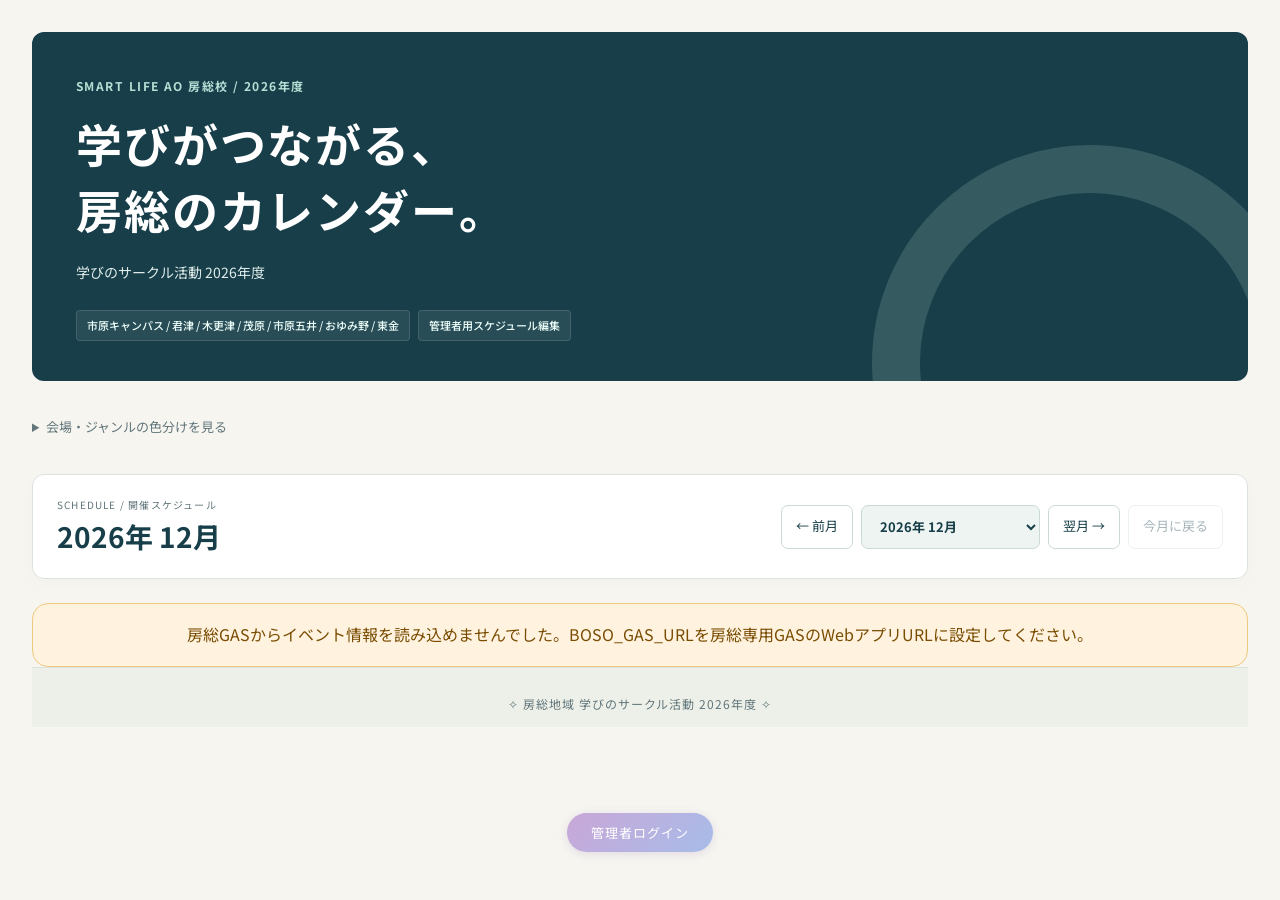
<file: index.html>
<!DOCTYPE html>
<!--
  SMART LIFE AO 房総校 管理画面カレンダー
  開発メモ:
  - スケジュール、予約、実績、資料アップロードは房総専用GASに保存します。
  - 北総用GAS URL、localStorageでのスケジュール保存、events.jsonの本番利用は復活させないでください。
  - GASを再デプロイした場合は、index.html と customer.html の BOSO_GAS_URL を同じURLに更新してください。
-->
<html lang="ja">
<head>
<meta charset="UTF-8">
<meta name="viewport" content="width=device-width, initial-scale=1.0">
<title>房総地域 2026年度 イベントカレンダー</title>
<link rel="preconnect" href="https://fonts.googleapis.com">
<link rel="preconnect" href="https://fonts.gstatic.com" crossorigin>
<link href="https://fonts.googleapis.com/css2?family=Noto+Sans+JP:wght@400;500;700&family=Space+Grotesk:wght@500;700&display=swap" rel="stylesheet">
<style>
:root {
    --bg: #f4fbf8;
    --bg-deep: #dcefe6;
    --panel: rgba(255, 255, 255, 0.82);
    --panel-strong: rgba(255, 255, 255, 0.94);
    --line: rgba(33, 77, 64, 0.12);
    --text: #17352d;
    --muted: #58766d;
    --heading: #123229;
    --accent: #10a37f;
    --accent-strong: #0b7a60;
    --accent-soft: #d8f3ec;
    --sea: #78c9d4;
    --sand: #f0dfc2;
    --sunset: #efb48f;
    --shadow: 0 22px 56px rgba(18, 50, 41, 0.12);
}
* { margin: 0; padding: 0; box-sizing: border-box; }
body {
    font-family: "Noto Sans JP", "Hiragino Sans", sans-serif;
    background:
        radial-gradient(circle at top left, rgba(120, 201, 212, 0.28), transparent 28%),
        radial-gradient(circle at top right, rgba(239, 180, 143, 0.22), transparent 26%),
        linear-gradient(180deg, #f8fffc 0%, #edf8f3 42%, #e8f3f0 100%);
    color: var(--text);
    line-height: 1.6;
    min-height: 100vh;
    position: relative;
}
body::before,
body::after {
    content: "";
    position: fixed;
    inset: auto;
    border-radius: 999px;
    pointer-events: none;
    z-index: 0;
    filter: blur(10px);
}
body::before {
    width: 320px;
    height: 320px;
    top: 90px;
    right: -120px;
    background: rgba(120, 201, 212, 0.16);
}
body::after {
    width: 260px;
    height: 260px;
    bottom: 80px;
    left: -80px;
    background: rgba(239, 180, 143, 0.14);
}
.container {
    position: relative;
    z-index: 1;
    max-width: 1360px;
    margin: 0 auto;
    padding: 28px 22px 40px;
}
.hero {
    position: relative;
    overflow: hidden;
    background:
        linear-gradient(135deg, rgba(8, 36, 29, 0.96) 0%, rgba(14, 70, 56, 0.92) 58%, rgba(33, 115, 96, 0.9) 100%);
    color: #f5fffb;
    padding: 34px 34px 30px;
    border-radius: 30px;
    margin-bottom: 20px;
    box-shadow: var(--shadow);
    border: 1px solid rgba(255, 255, 255, 0.08);
}
.hero::before {
    content: "";
    position: absolute;
    inset: -20% auto auto 58%;
    width: 320px;
    height: 320px;
    background: radial-gradient(circle, rgba(120, 201, 212, 0.28), transparent 68%);
}
.hero::after {
    content: "";
    position: absolute;
    inset: auto auto -110px -80px;
    width: 280px;
    height: 280px;
    background: radial-gradient(circle, rgba(240, 223, 194, 0.18), transparent 72%);
}
.hero-kicker {
    position: relative;
    display: inline-flex;
    align-items: center;
    gap: 8px;
    padding: 8px 14px;
    border-radius: 999px;
    margin-bottom: 18px;
    background: rgba(255, 255, 255, 0.1);
    border: 1px solid rgba(255, 255, 255, 0.14);
    color: #d8fef5;
    font-size: 12px;
    font-weight: 700;
    letter-spacing: 0.08em;
    text-transform: uppercase;
    backdrop-filter: blur(12px);
}
.hero h1 {
    position: relative;
    font-family: "Space Grotesk", "Noto Sans JP", sans-serif;
    font-size: clamp(34px, 5vw, 56px);
    line-height: 1.02;
    letter-spacing: -0.03em;
    margin-bottom: 14px;
    color: #f7fffc;
}
.hero p {
    position: relative;
    max-width: 720px;
    font-size: 15px;
    color: rgba(240, 255, 249, 0.84);
}
.hero-meta {
    position: relative;
    display: flex;
    flex-wrap: wrap;
    gap: 10px;
    margin-top: 20px;
}
.hero-pill {
    display: inline-flex;
    align-items: center;
    gap: 8px;
    padding: 10px 14px;
    border-radius: 14px;
    background: rgba(255, 255, 255, 0.08);
    border: 1px solid rgba(255, 255, 255, 0.12);
    color: #edfffa;
    font-size: 12px;
    font-weight: 500;
    backdrop-filter: blur(10px);
}
.legend {
    display: flex;
    flex-wrap: wrap;
    gap: 12px 18px;
    align-items: center;
    margin-bottom: 16px;
    padding: 18px 20px;
    background: var(--panel);
    backdrop-filter: blur(16px);
    border: 1px solid var(--line);
    border-radius: 22px;
    box-shadow: 0 12px 30px rgba(19, 52, 43, 0.08);
}
.legend-item {
    display: flex;
    align-items: center;
    gap: 8px;
    font-size: 12px;
    color: var(--muted);
    font-weight: 600;
}
.legend-dot {
    width: 24px;
    height: 10px;
    border-radius: 999px;
}
.month-nav {
    position: sticky;
    top: 12px;
    z-index: 5;
    display: flex;
    justify-content: center;
    gap: 10px;
    margin-bottom: 20px;
    flex-wrap: wrap;
    padding: 10px;
    border-radius: 22px;
    background: rgba(244, 251, 248, 0.74);
    backdrop-filter: blur(16px);
}
.month-btn {
    padding: 11px 18px;
    min-width: 100px;
    border: 1px solid rgba(16, 163, 127, 0.12);
    border-radius: 18px;
    background: rgba(255, 255, 255, 0.76);
    color: var(--muted);
    cursor: pointer;
    font-family: "Space Grotesk", "Noto Sans JP", sans-serif;
    font-size: 12px;
    font-weight: 700;
    transition: all 0.24s ease;
    display: flex;
    flex-direction: column;
    align-items: center;
    gap: 1px;
    box-shadow: 0 8px 18px rgba(16, 52, 43, 0.05);
}
.month-btn .month-en { font-size: 13px; letter-spacing: 0.02em; }
.month-btn .month-ja {
    font-family: "Noto Sans JP", sans-serif;
    font-size: 10px;
    opacity: 0.68;
}
.month-btn:hover {
    transform: translateY(-2px);
    border-color: rgba(16, 163, 127, 0.25);
    color: var(--heading);
}
.month-btn.active {
    background: linear-gradient(135deg, #123229 0%, #10a37f 100%);
    color: #f5fffb;
    border-color: transparent;
    box-shadow: 0 14px 26px rgba(16, 163, 127, 0.24);
}
.calendar-section { display: none; margin-bottom: 30px; }
.calendar-section.active { display: block; animation: fadeIn 0.35s ease; }
@keyframes fadeIn {
    from { opacity: 0; transform: translateY(10px); }
    to { opacity: 1; transform: translateY(0); }
}
.calendar-title {
    text-align: center;
    margin-bottom: 16px;
    display: flex;
    flex-direction: column;
    align-items: center;
}
.cal-month-en {
    font-family: "Space Grotesk", sans-serif;
    font-size: 36px;
    font-weight: 700;
    color: var(--heading);
    letter-spacing: -0.04em;
    line-height: 1;
}
.cal-month-ja {
    font-size: 12px;
    color: var(--muted);
    letter-spacing: 0.12em;
    text-transform: uppercase;
    margin-top: 6px;
}
.calendar-grid {
    display: grid;
    grid-template-columns: repeat(7, 1fr);
    gap: 1px;
    padding: 1px;
    background: rgba(19, 52, 43, 0.08);
    border-radius: 26px;
    overflow: hidden;
    border: 1px solid rgba(19, 52, 43, 0.08);
    box-shadow: 0 18px 44px rgba(19, 52, 43, 0.08);
}
.day-header {
    background: rgba(248, 253, 251, 0.9);
    color: #5a7b71;
    text-align: center;
    padding: 11px 5px;
    font-size: 11px;
    font-weight: 700;
    letter-spacing: 0.16em;
}
.day-header.sun { color: #c56d57; background: rgba(255, 246, 241, 0.92); }
.day-header.sat { color: #2f7c90; background: rgba(240, 251, 255, 0.92); }
.day-cell {
    background: rgba(255, 255, 255, 0.92);
    min-height: 168px;
    padding: 8px 6px;
    transition: background 0.2s, transform 0.2s;
}
.day-cell:hover {
    background: #ffffff;
}
.day-cell.empty {
    background: rgba(243, 250, 247, 0.82);
    min-height: 56px;
}
.day-cell.sun-bg { background: linear-gradient(180deg, rgba(255, 248, 245, 0.96), rgba(255, 255, 255, 0.92)); }
.day-cell.sat-bg { background: linear-gradient(180deg, rgba(243, 252, 255, 0.96), rgba(255, 255, 255, 0.92)); }
.day-number {
    font-family: "Space Grotesk", sans-serif;
    font-size: 14px;
    font-weight: 700;
    color: #6f8b83;
    margin-bottom: 6px;
    text-align: right;
    padding-right: 4px;
}
.day-cell.sun-bg .day-number { color: #c56d57; }
.day-cell.sat-bg .day-number { color: #2f7c90; }
.event-chip {
    display: flex;
    align-items: flex-start;
    gap: 5px;
    padding: 7px 8px;
    margin-bottom: 5px;
    border-radius: 12px;
    font-size: 11px;
    line-height: 1.42;
    text-decoration: none;
    cursor: pointer;
    transition: transform 0.16s ease, box-shadow 0.16s ease;
    border: 1px solid transparent;
}
.event-chip:hover {
    transform: translateY(-1px);
    box-shadow: 0 8px 16px rgba(19, 52, 43, 0.08);
}
.chip-icon { flex-shrink: 0; font-size: 11px; margin-top: 1px; }
.chip-text { word-break: break-word; }
.chip-venue { font-size: 8px; opacity: 0.7; margin-left: 2px; }
.chip-reserve {
    display: inline-block;
    font-family: "Space Grotesk", sans-serif;
    font-size: 9px;
    font-weight: 700;
    color: #fff;
    background: var(--accent);
    padding: 1px 6px;
    border-radius: 999px;
    margin-left: 4px;
    white-space: nowrap;
}
.event-chip.tomisato { background: #fdf4ea; border-color: rgba(233, 168, 103, 0.28); }
.event-chip.narita { background: #ecf8fb; border-color: rgba(74, 165, 186, 0.24); }
.event-chip.kamagaya { background: #edf8f1; border-color: rgba(93, 163, 122, 0.22); }
.event-chip.chibant { background: #f2f7ff; border-color: rgba(96, 131, 196, 0.22); }
.event-chip.mobara { background: #f5effb; border-color: rgba(154, 117, 200, 0.24); }
.event-chip.goi { background: #fff4f4; border-color: rgba(215, 120, 120, 0.24); }
.event-chip.togane { background: #f3f7e8; border-color: rgba(154, 170, 77, 0.24); }
.event-chip.other { background: #f3f7f6; border-color: rgba(88, 118, 109, 0.16); }
.event-chip.genre-ai { color: #0b6d8a; }
.event-chip.genre-security { color: #9c3f37; }
.event-chip.genre-business { color: #2d7d4c; }
.event-chip.genre-photo { color: #a56a1f; }
.event-chip.genre-esports { color: #6c46b3; }
.event-chip.seminar {
    font-weight: 700;
    padding: 7px 12px;
    border-width: 1px;
    box-shadow: inset 0 1px 0 rgba(255, 255, 255, 0.5);
}
.event-chip.seminar.tomisato { background: linear-gradient(135deg, #fff6ec, #fbe8cf); color: #8c5820; }
.event-chip.seminar.narita { background: linear-gradient(135deg, #eef9fc, #dff3f8); color: #2d6f81; }
.event-chip.seminar.kamagaya { background: linear-gradient(135deg, #f1fbf3, #dff1e5); color: #2d7246; }
.event-chip.seminar.chibant { background: linear-gradient(135deg, #f3f7ff, #e4ecfb); color: #385f9c; }
.event-chip.seminar.mobara { background: linear-gradient(135deg, #f8f1ff, #eadcf8); color: #684091; }
.event-chip.seminar.goi { background: linear-gradient(135deg, #fff4f4, #f9dfdf); color: #984b4b; }
.event-chip.seminar.togane { background: linear-gradient(135deg, #f6fae9, #e8efcc); color: #69752d; }
.modal-overlay {
    display: none;
    position: fixed;
    inset: 0;
    background: rgba(7, 30, 24, 0.38);
    backdrop-filter: blur(10px);
    z-index: 1000;
    justify-content: center;
    align-items: center;
}
.modal-overlay.show { display: flex; }
.modal {
    background: rgba(255, 255, 255, 0.97);
    border-radius: 26px;
    padding: 28px;
    max-width: 580px;
    width: min(92vw, 580px);
    max-height: 84vh;
    overflow-y: auto;
    position: relative;
    box-shadow: 0 24px 60px rgba(14, 46, 38, 0.24);
    border: 1px solid rgba(19, 52, 43, 0.08);
    animation: modalIn 0.25s ease;
}
@keyframes modalIn {
    from { opacity: 0; transform: scale(0.97) translateY(10px); }
    to { opacity: 1; transform: scale(1) translateY(0); }
}
.modal-close {
    position: absolute;
    top: 16px;
    right: 18px;
    font-size: 22px;
    cursor: pointer;
    color: #7c968f;
    background: none;
    border: none;
    width: 36px;
    height: 36px;
    border-radius: 50%;
    display: flex;
    align-items: center;
    justify-content: center;
    transition: all 0.2s;
}
.modal-close:hover { background: #eef7f3; color: var(--heading); }
.modal h2 {
    font-size: 18px;
    color: var(--heading);
    margin-bottom: 8px;
    padding-right: 35px;
    line-height: 1.45;
    font-weight: 700;
}
.modal-circle {
    font-size: 13px;
    color: var(--muted);
    margin-bottom: 16px;
    font-weight: 500;
}
.modal-meta {
    display: grid;
    grid-template-columns: 1fr 1fr;
    gap: 10px;
    background: linear-gradient(135deg, #f5fcf8, #edf7f3);
    padding: 16px;
    border-radius: 18px;
    margin-bottom: 18px;
    border: 1px solid rgba(16, 163, 127, 0.08);
}
.modal-meta > div { display: flex; flex-direction: column; gap: 2px; }
.meta-label {
    font-size: 10px;
    color: #759087;
    font-weight: 700;
    letter-spacing: 0.08em;
}
.meta-value {
    font-size: 14px;
    color: var(--heading);
    font-weight: 500;
}
.modal-links { display: flex; gap: 10px; margin-top: 5px; }
.modal-links a {
    display: inline-flex;
    align-items: center;
    gap: 6px;
    padding: 12px 22px;
    border-radius: 14px;
    text-decoration: none;
    font-weight: 700;
    font-size: 13px;
    transition: all 0.2s;
    flex: 1;
    justify-content: center;
}
.modal-links a:hover { transform: translateY(-1px); box-shadow: 0 8px 18px rgba(19, 52, 43, 0.08); }
.btn-report { background: linear-gradient(135deg, #eff8f4, #dff2eb); color: #196852; }
.btn-pres { background: linear-gradient(135deg, #fff5ea, #f9e6d0); color: #9b622a; }
.report-form {
    margin-top: 18px;
    border-top: 1px solid rgba(19, 52, 43, 0.08);
    padding-top: 16px;
}
.report-form h3 {
    font-size: 14px;
    color: var(--heading);
    margin-bottom: 12px;
    font-weight: 700;
}
.form-row { display: grid; grid-template-columns: 1fr 1fr; gap: 10px; margin-bottom: 10px; }
.form-row.full { grid-template-columns: 1fr; }
.form-group label {
    display: block;
    font-size: 11px;
    color: var(--muted);
    font-weight: 700;
    margin-bottom: 4px;
}
.form-group input,
.form-group textarea {
    width: 100%;
    padding: 10px 12px;
    border: 1px solid rgba(19, 52, 43, 0.12);
    border-radius: 12px;
    font-size: 13px;
    color: var(--text);
    font-family: inherit;
    transition: border-color 0.2s, box-shadow 0.2s;
    background: #fbfefd;
}
.form-group input:focus,
.form-group textarea:focus {
    outline: none;
    border-color: rgba(16, 163, 127, 0.45);
    box-shadow: 0 0 0 4px rgba(16, 163, 127, 0.1);
}
.form-group textarea { resize: vertical; min-height: 60px; }
.form-group input::placeholder,
.form-group textarea::placeholder {
    color: #91a8a1;
    font-size: 12px;
}
.btn-submit {
    display: block;
    width: 100%;
    padding: 12px;
    margin-top: 14px;
    background: linear-gradient(135deg, #123229, #10a37f);
    color: white;
    border: none;
    border-radius: 14px;
    font-size: 14px;
    font-weight: 700;
    font-family: inherit;
    cursor: pointer;
    transition: all 0.2s;
}
.btn-submit:hover { transform: translateY(-1px); box-shadow: 0 10px 18px rgba(16, 163, 127, 0.22); }
.btn-submit:disabled { opacity: 0.5; cursor: not-allowed; transform: none; box-shadow: none; }
.form-message {
    text-align: center;
    padding: 10px;
    border-radius: 10px;
    margin-top: 10px;
    font-size: 13px;
    font-weight: 600;
    display: none;
}
.form-message.success { display: block; background: #eaf8f0; color: #246847; }
.form-message.error { display: block; background: #fff2ef; color: #b64f43; }
.btn-toggle-form {
    display: block;
    width: 100%;
    padding: 11px 12px;
    margin-top: 12px;
    background: linear-gradient(135deg, #f3fbf7, #e8f5ef);
    color: var(--heading);
    border: 1px solid rgba(19, 52, 43, 0.1);
    border-radius: 14px;
    font-size: 13px;
    font-weight: 700;
    font-family: inherit;
    cursor: pointer;
    transition: all 0.2s;
}
.btn-toggle-form:hover { background: linear-gradient(135deg, #edf9f4, #dff2ea); }
.google-form-link {
    display: block;
    text-align: center;
    margin-top: 10px;
    font-size: 11px;
    color: #759087;
}
.google-form-link a { color: var(--accent-strong); text-decoration: underline; }
.upload-section { margin-top: 14px; }
.btn-upload-label {
    display: flex;
    align-items: center;
    justify-content: center;
    gap: 6px;
    width: 100%;
    padding: 12px;
    margin-top: 8px;
    background: linear-gradient(135deg, #fff8ef, #f8ead5);
    color: #91602e;
    border: 1px dashed rgba(145, 96, 46, 0.28);
    border-radius: 14px;
    font-size: 13px;
    font-weight: 700;
    font-family: inherit;
    cursor: pointer;
    transition: all 0.2s;
}
.btn-upload-label:hover { transform: translateY(-1px); box-shadow: 0 8px 18px rgba(145, 96, 46, 0.12); }
.upload-progress {
    margin-top: 8px;
    font-size: 12px;
    color: var(--muted);
    text-align: center;
    display: none;
}
.upload-progress.show { display: block; }
.upload-success {
    color: #246847;
    background: #eaf8f0;
    padding: 8px 12px;
    border-radius: 10px;
    font-size: 12px;
    margin-top: 8px;
    display: none;
    text-align: center;
}
.upload-success.show { display: block; }
.footer {
    text-align: center;
    padding: 26px 18px 14px;
    color: #6e877f;
    font-size: 12px;
    letter-spacing: 0.08em;
}
@media (max-width: 900px) {
    .container { padding: 18px 12px 28px; }
    .hero { padding: 24px 18px 22px; border-radius: 24px; }
    .hero h1 { font-size: 30px; }
    .hero p { font-size: 14px; }
    .legend { padding: 14px; gap: 10px 14px; }
    .month-nav { top: 8px; padding: 8px; }
    .month-btn { min-width: 86px; padding: 10px 12px; }
    .calendar-grid { border-radius: 18px; }
    .day-cell { min-height: 92px; padding: 4px; }
    .event-chip { font-size: 8px; padding: 3px 4px; border-radius: 8px; }
    .chip-icon { font-size: 9px; }
    .day-number { font-size: 12px; }
    .modal { padding: 22px 16px; width: 94vw; }
    .modal-meta,
    .form-row { grid-template-columns: 1fr; }
    .modal-links { flex-direction: column; }
}
</style>
<link rel="stylesheet" href="calendar-design.css">
<script src="month-navigation.js"></script>
</head>
<!-- Google tag (gtag.js) -->
<script async src="https://www.googletagmanager.com/gtag/js?id=G-ZD6PC66M41"></script>
<script>
  window.dataLayer = window.dataLayer || [];
  function gtag(){dataLayer.push(arguments);}
  gtag('js', new Date());

  gtag('config', 'G-ZD6PC66M41');
</script>
<body>
<div class="container">
    <div class="hero">
        <div class="hero-kicker">SMART LIFE AO 房総校 / 2026年度</div>
        <h1>学びがつながる、<br>房総のカレンダー。</h1>
        <p>&#x5B66;&#x3073;&#x306E;&#x30B5;&#x30FC;&#x30AF;&#x30EB;&#x6D3B;&#x52D5; 2026&#x5E74;&#x5EA6;</p>
        <div class="hero-meta">
            <div class="hero-pill">市原キャンパス / 君津 / 木更津 / 茂原 / 市原五井 / おゆみ野 / 東金</div>
            <div class="hero-pill">管理者用スケジュール編集</div>
        </div>
    </div>

    <details class="legend-details"><summary>会場・ジャンルの色分けを見る</summary><div class="legend">
        <div class="legend-item" style="margin-right:8px;font-weight:600;color:#9a8aaa;">&#x2591; &#x80CC;&#x666F;=&#x4F1A;&#x5834;</div>
        <div class="legend-item"><div class="legend-dot" style="background:#ecf8fb;border:1px solid #4aa5ba;"></div>&#x1F30A; 市原キャンパス</div>
        <div class="legend-item"><div class="legend-dot" style="background:#fdf4ea;border:1px solid #e9a867;"></div>君津</div>
        <div class="legend-item"><div class="legend-dot" style="background:#edf8f1;border:1px solid #5da37a;"></div>木更津</div>
        <div class="legend-item"><div class="legend-dot" style="background:#f5effb;border:1px solid #9a75c8;"></div>茂原</div>
        <div class="legend-item"><div class="legend-dot" style="background:#fff4f4;border:1px solid #d77878;"></div>市原五井</div>
        <div class="legend-item"><div class="legend-dot" style="background:#f2f7ff;border:1px solid #6083c4;"></div>おゆみ野</div>
        <div class="legend-item"><div class="legend-dot" style="background:#f3f7e8;border:1px solid #9aaa4d;"></div>東金</div>
        <div style="width:1px;height:20px;background:#e0d8e8;margin:0 6px;"></div>
        <div class="legend-item" style="margin-right:8px;font-weight:600;color:#9a8aaa;">A &#x6587;&#x5B57;=&#x30B8;&#x30E3;&#x30F3;&#x30EB;</div>
        <div class="legend-item"><span style="color:#2868a8;font-weight:700;">&#x25CF;</span> AI&#x304F;&#x3089;&#x3057;&#x6D3B;&#x7528;</div>
        <div class="legend-item"><span style="color:#b83838;font-weight:700;">&#x25CF;</span> &#x30C7;&#x30B8;&#x30BF;&#x30EB;&#x5B89;&#x5168;</div>
        <div class="legend-item"><span style="color:#1a7a40;font-weight:700;">&#x25CF;</span> &#x5546;&#x5E97;&#x4E3B;&#x30FB;&#x4E8B;&#x696D;&#x4E3B;</div>
        <div class="legend-item"><span style="color:#b87818;font-weight:700;">&#x25CF;</span> &#x5199;&#x771F;&#x30E1;&#x30C7;&#x30A3;&#x30A2;</div>
        <div class="legend-item"><span style="color:#7838a8;font-weight:700;">&#x25CF;</span> E-Sports</div>
        <div style="width:1px;height:20px;background:#e0d8e8;margin:0 6px;"></div>
        <div class="legend-item"><div class="legend-dot" style="background:linear-gradient(135deg,#fef9e7,#fdf2d0);border:2px solid #d4a017;"></div>⭐ セミナー・体験会</div>
    </div>

    </details>
    <div class="month-nav" id="monthNav" aria-label="表示する月"></div>
    <div id="calendars"></div>
    <div class="footer"><p>&#x2727; &#x623F;&#x7DCF;&#x5730;&#x57DF; &#x5B66;&#x3073;&#x306E;&#x30B5;&#x30FC;&#x30AF;&#x30EB;&#x6D3B;&#x52D5; 2026&#x5E74;&#x5EA6; &#x2727;</p></div>
</div>

<div class="modal-overlay" id="modal" onclick="if(event.target===this)closeModal()">
    <div class="modal">
        <button class="modal-close" onclick="closeModal()">&times;</button>
        <h2 id="modalTitle"></h2>
        <div class="modal-circle" id="modalCircle"></div>
        <div class="modal-meta" id="modalMeta"></div>
        <div class="modal-links" id="modalLinks"></div>
        <div id="reportResult" style="background:linear-gradient(135deg,#f3eef6,#ede5f2);padding:14px 16px;border-radius:14px;margin-top:14px;font-size:13px;color:#6a5a80;display:none;border:1.5px solid #e4d8ee;">
            <div style="font-size:12px;color:#8a70a8;margin-bottom:8px;font-weight:600;">✅ 実績報告済み</div>
            <div id="reportResultContent"></div>
        </div>
        <div class="upload-section">
            <label class="btn-upload-label" for="fileUpload">📎 プレゼン資料をアップロード</label>
            <input type="file" id="fileUpload" accept=".pdf,.pptx,.ppt,.key" style="display:none;" onchange="uploadPresentation(this)">
            <div class="upload-progress" id="uploadProgress">📤 アップロード中...</div>
            <div class="upload-success" id="uploadSuccess"></div>
        </div>
        <button class="btn-toggle-form" onclick="toggleReserveForm()" style="background:linear-gradient(135deg,#e8f5e9,#e0f0e4);color:#4a8a60;border-color:#c0e0c8;">📋 参加予約を入力する</button>
        <div class="report-form" id="reserveForm" style="display:none;">
            <h3 style="color:#4a8a60;">&#x1F4CB; 参加予約</h3>
            <div id="currentTotal" style="background:linear-gradient(135deg,#e8f5e9,#f1f8f2);padding:12px 16px;border-radius:12px;margin-bottom:12px;font-size:13px;color:#4a8a60;display:none;">
                <div style="font-size:11px;color:#80a890;margin-bottom:4px;">現在の合計</div>
                <span id="totalGroupsDisplay">-</span>組 / <span id="totalPeopleDisplay">-</span>人
                <div id="reserverNames" style="margin-top:6px;padding-top:6px;border-top:1px dashed #c0e0c8;display:none;">
                    <div style="font-size:11px;color:#80a890;margin-bottom:4px;">予約プランナー</div>
                    <div id="reserverNamesList" style="font-size:12px;line-height:1.6;"></div>
                </div>
                <div id="afterTotal" style="margin-top:6px;padding-top:6px;border-top:1px dashed #c0e0c8;display:none;">
                    <div style="font-size:11px;color:#80a890;margin-bottom:4px;">→ 送信後の合計</div>
                    <strong><span id="afterGroupsDisplay">-</span>組 / <span id="afterPeopleDisplay">-</span>人</strong>
                </div>
            </div>
            <div class="form-row full">
                <div class="form-group">
                    <label>プランナー名</label>
                    <input type="text" id="rPlannerName" placeholder="あなたの名前を入力">
                </div>
            </div>
            <div class="form-row">
                <div class="form-group">
                    <label>参加予定組数</label>
                    <input type="number" id="rGroupCount" placeholder="0">
                </div>
                <div class="form-group">
                    <label>参加予定人数</label>
                    <input type="number" id="rParticipantCount" placeholder="0">
                </div>
            </div>
            <div class="form-row full">
                <div class="form-group">
                    <label>見込みアセット</label>
                    <input type="text" id="rAsset" placeholder="見込みアセットを入力">
                </div>
            </div>
            <button class="btn-submit" id="btnReserve" onclick="submitReserve()" style="background:linear-gradient(135deg,#80c8a0,#60b888);">&#x9001;&#x4FE1;&#x3059;&#x308B;</button>
            <div class="form-message" id="reserveMessage"></div>
        </div>
        <button class="btn-toggle-form" onclick="toggleForm()">&#x1F4DD; &#x5B9F;&#x7E3E;&#x5831;&#x544A;&#x3092;&#x5165;&#x529B;&#x3059;&#x308B;</button>
        <div class="report-form" id="reportForm" style="display:none;">
            <h3>📋 実績報告</h3>
            <div class="form-row">
                <div class="form-group">
                    <label>参加組数</label>
                    <input type="number" id="fGroupCount" placeholder="0">
                </div>
                <div class="form-group">
                    <label>参加人数</label>
                    <input type="number" id="fParticipantCount" placeholder="0">
                </div>
            </div>
            <div class="form-row">
                <div class="form-group">
                    <label>VC件数</label>
                    <input type="number" id="fVcCount" placeholder="0">
                </div>
                <div class="form-group">
                    <label>アセット実績数</label>
                    <input type="number" id="fAssetCount" placeholder="0">
                </div>
            </div>
            <div class="form-row">
                <div class="form-group">
                    <label>うちPC数</label>
                    <input type="number" id="fPcCount" placeholder="0">
                </div>
                <div class="form-group">
                    <label>うちiPhone数</label>
                    <input type="number" id="fIphoneCount" placeholder="0">
                </div>
            </div>
            <div class="form-row">
                <div class="form-group">
                    <label>その他数</label>
                    <input type="number" id="fOtherCount" placeholder="0">
                </div>
                <div class="form-group"></div>
            </div>
            <div class="form-row full">
                <div class="form-group">
                    <label>課題</label>
                    <textarea id="fIssues" placeholder="課題を入力"></textarea>
                </div>
            </div>
            <div class="form-row full">
                <div class="form-group">
                    <label>対策</label>
                    <textarea id="fMeasures" placeholder="対策を入力"></textarea>
                </div>
            </div>
            <div class="form-row">
                <div class="form-group">
                    <label>講師名</label>
                    <input type="text" id="fInstructor" placeholder="講師名">
                </div>
                <div class="form-group">
                    <label>プランナー数</label>
                    <input type="number" id="fPlannerCount" placeholder="0">
                </div>
            </div>
            <div class="form-row">
                <div class="form-group">
                    <label>人件費</label>
                    <input type="number" id="fPlannerCost" placeholder="0">
                </div>
                <div class="form-group">
                    <label>その他開催費</label>
                    <input type="number" id="fOtherCost" placeholder="0">
                </div>
            </div>
            <button class="btn-submit" id="btnSubmit" onclick="submitReport()">送信する</button>
            <div class="form-message" id="formMessage"></div>
        </div>

        <!-- 予約・実績を修正（一番下） -->
        <div id="myFixPanel" style="margin-top:14px;">
            <button class="btn-toggle-form" onclick="toggleMyFix()" style="background:linear-gradient(135deg,#fff3e0,#fff8ee);color:#e65100;border-color:#ffe0b2;">🔧 予約・実績を修正する</button>
            <div id="myFixInner" style="display:none;margin-top:10px;">
                <div id="myNameInputArea" style="margin-bottom:12px;display:none;">
                    <label style="font-size:12px;color:#a090b0;display:block;margin-bottom:4px;">あなたの名前を入力してください</label>
                    <div style="display:flex;gap:8px;">
                        <input type="text" id="myFixName" placeholder="例：佐藤" style="flex:1;padding:10px 12px;border:1.5px solid #e0d8e8;border-radius:12px;font-size:15px;font-family:inherit;background:#faf8fc;">
                        <button onclick="loadMyRecords()" style="padding:10px 18px;background:linear-gradient(135deg,#c9a7d8,#a7bce8);color:#fff;border:none;border-radius:12px;font-size:14px;cursor:pointer;font-family:inherit;font-weight:700;">表示</button>
                    </div>
                </div>
                <div style="background:linear-gradient(135deg,#fff3e0,#fff8ee);border:1.5px solid #ffe0b2;border-radius:14px;padding:14px;margin-bottom:10px;">
                    <div style="font-size:13px;font-weight:700;color:#e65100;margin-bottom:8px;">📋 予約データ</div>
                    <div id="adminReserveList" style="max-height:250px;overflow-y:auto;"></div>
                </div>
                <div style="background:linear-gradient(135deg,#f3eef6,#ede5f2);border:1.5px solid #e4d8ee;border-radius:14px;padding:14px;">
                    <div style="font-size:13px;font-weight:700;color:#6a5a80;margin-bottom:8px;">📋 実績データ</div>
                    <div id="adminReportList" style="max-height:250px;overflow-y:auto;"></div>
                </div>
            </div>
        </div>

    </div>
</div>
<script>

// 房総専用バックエンドURL。この1本のGASでイベント、予約、実績、資料アップロードを扱います。
const BOSO_GAS_URL = 'https://script.google.com/macros/s/AKfycby8cECPGXC7855kG4Fvqk65RnMz9yPeE8jj3bCxuGLplMIWW0AhdIM2ZCjNPzTXeqFL/exec';
const events = [];
let customerWindow = null;
let eventsDirty = false;

function setEvents(nextEvents) {
    events.splice(0, events.length, ...nextEvents);
}

async function loadEventsFromJson() {
    try {
        if (BOSO_GAS_URL.indexOf('YOUR_') === 0) throw new Error('BOSO_GAS_URL is not configured');
        const response = await fetchEventsJson();
        const data = await response.json();
        const list = Array.isArray(data) ? data : data.events;
        if (!Array.isArray(list)) throw new Error('GAS response must include events array');
        setEvents(list);
        return true;
    } catch (e) {
        console.warn('房総GASからイベント情報を読み込めませんでした', e);
        setEvents([]);
        showEventsLoadError(e);
        return false;
    }
}

async function fetchEventsJson() {
    // 通常URLを先に試し、静的配信やCDNキャッシュ対策としてクエリ付きURLでも再試行します。
    const urls = [BOSO_GAS_URL + '?action=events', BOSO_GAS_URL + '?action=events&v=' + Date.now()];
    let lastError = null;
    for (const url of urls) {
        try {
            const response = await fetch(url, {cache: 'no-store'});
            if (response.ok) return response;
            lastError = new Error(url + ': ' + response.status + ' ' + response.statusText);
        } catch (e) {
            lastError = e;
        }
    }
    throw lastError || new Error('房総GASのイベント取得に失敗しました');
}

function showEventsLoadError(error) {
    const calsEl = document.getElementById('calendars');
    if (!calsEl) return;
    calsEl.innerHTML = '<div style="padding:18px;border-radius:16px;background:#fff3e0;border:1px solid #f0c980;color:#7a4c00;text-align:center;">房総GASからイベント情報を読み込めませんでした。BOSO_GAS_URLを房総専用GASのWebアプリURLに設定してください。</div>';
}

function persistEvents() {
    eventsDirty = true;
    if (BOSO_GAS_URL.indexOf('YOUR_') === 0) return;
    // ブラウザのみではサーバー上のファイルを書き換えられないため、イベント編集はGASへ保存します。
    fetch(BOSO_GAS_URL, {
        method: 'POST',
        mode: 'no-cors',
        headers: {'Content-Type': 'application/json'},
        body: JSON.stringify({action: 'saveEvents', events: events})
    }).then(function() {
        eventsDirty = false;
    }).catch(function(e) {
        console.warn('イベントをGASへ保存できませんでした', e);
    });
}

function syncCustomerWindow() {
    if (!customerWindow || customerWindow.closed) return;
    customerWindow.postMessage({
        type: 'slmc-boso-events',
        events: events
    }, '*');
}

function openCustomerView() {
    customerWindow = window.open('customer.html', 'slmcBosoCustomer');
    let attempts = 0;
    const timer = setInterval(() => {
        attempts += 1;
        syncCustomerWindow();
        if (attempts >= 10 || !customerWindow || customerWindow.closed) {
            clearInterval(timer);
        }
    }, 300);
}

loadEventsFromJson().then((loaded) => {
    if (!loaded) return;
    rebuildAll();
    showMonth(currentMonth);
    if (isAdmin) renderAdminList();
});

function venueClass(v) {
    if (v.includes('市原五井')) return 'goi';
    if (v.includes('市原')) return 'narita';
    if (v.includes('君津')) return 'tomisato';
    if (v.includes('木更津')) return 'kamagaya';
    if (v.includes('茂原')) return 'mobara';
    if (v.includes('おゆみ野')) return 'chibant';
    if (v.includes('東金')) return 'togane';
    if (v.includes('\u5bcc\u91cc')) return 'tomisato';
    if (v.includes('\u6210\u7530')) return 'narita';
    if (v.includes('\u938c\u30f6\u8c37') || v.includes('\u938c\u30b1\u8c37')) return 'kamagaya';
    if (v.includes('\u5343\u8449NT') || v.includes('NT')) return 'chibant';
    return 'other';
}

function genreClass(c) {
    if (c.includes('\u5b89\u5168')) return 'genre-security';
    if (c.includes('\u5546\u5e97') || c.includes('\u4e8b\u696d\u4e3b')) return 'genre-business';
    if (c.includes('\u5199\u771f') || c.includes('\u30e1\u30c7\u30a3\u30a2')) return 'genre-photo';
    if (c.includes('Sports')) return 'genre-esports';
    if (c.includes('\u30c7\u30b8\u30bf\u30eb\u6d3b\u7528')) return 'genre-ai';
    if (c.includes('AI')) return 'genre-ai';
    return 'genre-ai';
}

function venueIcon(v) {
    if (v.includes('君津')) return '\u25C6';
    if (v.includes('木更津')) return '\u25A0';
    if (v.includes('茂原')) return '\u25B2';
    if (v.includes('市原五井')) return '\u25CF';
    if (v.includes('おゆみ野')) return '\u25C7';
    if (v.includes('東金')) return '\u2606';
    if (v.includes('\u5bcc\u91cc')) return '\u{1F338}';
    if (v.includes('\u6210\u7530')) return '\u{1F40C}';
    if (v.includes('\u938c\u30f6\u8c37') || v.includes('\u938c\u30b1\u8c37')) return '\u{1F33C}';
    if (v.includes('\u5343\u8449NT') || v.includes('NT')) return '\u{1F3D9}';
    return '\u2605';
}

const monthNames = {4:'April',5:'May',6:'June',7:'July',8:'August',9:'September',10:'October',11:'November',12:'December',1:'January',2:'February',3:'March'};
const monthNamesJa = Object.fromEntries(Array.from({length:12}, (_, i) => [i + 1, (i + 1) + '月']));
const dayLabels = ['\u6708','\u706B','\u6C34','\u6728','\u91D1','\u571F','\u65E5'];
const months = [4,5,6,7,8,9,10,11,12,1,2,3];
function yearForMonth(month) { return month <= 3 ? 2027 : 2026; }
let currentMonth = getInitialMonth();

function getInitialMonth() {
    return CalendarMonthNav.initial(months, m => `${yearForMonth(m)}-${String(m).padStart(2, '0')}`);
}

function buildMonthNav() {
    CalendarMonthNav.render(document.getElementById('monthNav'), months, currentMonth,
        m => `${yearForMonth(m)}-${String(m).padStart(2, '0')}`, showMonth);
}
buildMonthNav();

const calsEl = document.getElementById('calendars');
months.forEach((month, i) => {
    const sec = document.createElement('div');
    sec.className = 'calendar-section' + (month===currentMonth?' active':'');
    sec.id = 'month-' + month;

    const t = document.createElement('div');
    t.className = 'calendar-title';
    t.innerHTML = '<span class="cal-month-en">' + monthNames[month] + '</span><span class="cal-month-ja">' + yearForMonth(month) + '年 ' + monthNamesJa[month] + '</span>';
    sec.appendChild(t);

    const grid = document.createElement('div');
    grid.className = 'calendar-grid';

    dayLabels.forEach((d, di) => {
        const h = document.createElement('div');
        h.className = 'day-header' + (di===6?' sun':'') + (di===5?' sat':'');
        h.textContent = d;
        grid.appendChild(h);
    });

    const firstDay = new Date(yearForMonth(month), month-1, 1);
    const lastDate = new Date(yearForMonth(month), month, 0).getDate();
    const startDow = (firstDay.getDay() + 6) % 7; // 月曜=0, 日曜=6

    const me = {};
    events.forEach(ev => {
        const d = new Date(ev.date);
        if (d.getFullYear() === yearForMonth(month) && d.getMonth()+1 === month) {
            const day = d.getDate();
            if (!me[day]) me[day] = [];
            me[day].push(ev);
        }
    });

    for (let i = 0; i < startDow; i++) {
        const c = document.createElement('div');
        c.className = 'day-cell empty';
        grid.appendChild(c);
    }

    for (let d = 1; d <= lastDate; d++) {
        const dow = (startDow + d - 1) % 7; // 月曜=0, 日曜=6
        const c = document.createElement('div');
        c.className = 'day-cell' + (dow===6?' sun-bg':'') + (dow===5?' sat-bg':'');

        const num = document.createElement('div');
        num.className = 'day-number';
        num.textContent = d;
        c.appendChild(num);

        if (me[d]) {
            me[d].forEach(ev => {
                const chip = document.createElement('a');
                var isSeminar = ev.type === 'seminar';
                chip.className = 'event-chip ' + venueClass(ev.venue) + (isSeminar ? ' seminar' : ' ' + genreClass(ev.circle));
                const icon = isSeminar ? '⭐' : venueIcon(ev.venue);
                var eventKey = ev.date + ' ' + ev.venue + ' ' + ev.title;
                chip.innerHTML = '<span class="chip-icon">' + icon + '</span><span class="chip-text">' + ev.title + '<span class="chip-reserve" data-event="' + eventKey.replace(/"/g,'&quot;') + '" data-type="' + (ev.type||'circle') + '"></span></span>';
                chip.title = ev.title + ' / ' + ev.circle + ' / ' + ev.venue + ' ' + ev.time;
                chip.onclick = (e) => { e.preventDefault(); openModal(ev); };
                c.appendChild(chip);
            });
        }
        grid.appendChild(c);
    }

    const endDow = (startDow + lastDate - 1) % 7;
    for (let i = endDow + 1; i < 7; i++) {
        const c = document.createElement('div');
        c.className = 'day-cell empty';
        grid.appendChild(c);
    }

    sec.appendChild(grid);
    calsEl.appendChild(sec);
});

function showMonth(m) {
    currentMonth = m;
    document.querySelectorAll('.calendar-section').forEach(s => s.classList.remove('active'));
    document.querySelectorAll('.month-btn').forEach(b => b.classList.remove('active'));
    document.getElementById('month-'+m).classList.add('active');
    buildMonthNav();
}

function formatTimeJa(value) {
    const text = String(value || '');
    const match = text.match(/(\d{1,2}):(\d{2})/);
    if (!match) return text.replace(/～$/, '');
    return Number(match[1]) + '時' + match[2] + '分';
}

function formatDateJa(value) {
    const text = String(value || '');
    const iso = text.match(/(\d{4})-(\d{2})-(\d{2})/);
    if (iso) return Number(iso[1]) + '年' + Number(iso[2]) + '月' + Number(iso[3]) + '日';
    const date = new Date(text);
    if (!isNaN(date.getTime())) return date.getFullYear() + '年' + (date.getMonth() + 1) + '月' + date.getDate() + '日';
    return text.replace(/\s*GMT.*$/, '');
}

function getDateDow(value) {
    const text = String(value || '');
    const iso = text.match(/(\d{4})-(\d{2})-(\d{2})/);
    const date = iso ? new Date(Number(iso[1]), Number(iso[2]) - 1, Number(iso[3])) : new Date(text);
    if (isNaN(date.getTime())) return '';
    return dowJa[date.getDay()];
}

function openModal(ev) {
    currentEvent = ev;
    const icon = venueIcon(ev.venue);
    document.getElementById('modalTitle').textContent = ev.title;
    document.getElementById('modalCircle').innerHTML = ev.type === 'seminar' ? '⭐ セミナー・体験会 / ' + ev.circle : ev.circle;
    document.getElementById('modalMeta').innerHTML =
        '<div><span class="meta-label">\u{1F4C5} \u958B\u50AC\u65E5</span><span class="meta-value">' + formatDateJa(ev.date) + '</span></div>' +
        '<div><span class="meta-label">\u{1F552} \u6642\u9593</span><span class="meta-value">' + formatTimeJa(ev.time) + '</span></div>' +
        '<div><span class="meta-label">' + icon + ' \u4F1A\u5834</span><span class="meta-value">' + ev.venue + '</span></div>' +
        '<div><span class="meta-label">\u{1F464} \u5BFE\u8C61</span><span class="meta-value">' + (ev.member||'\u4E00\u822C') + '</span></div>';
    document.getElementById('modalLinks').innerHTML =
        '<a href="'+ev.folder+'/report.html" class="btn-report">📄 レポートを見る</a>' +
        '<a href="'+ev.folder+'/presentation.pdf" class="btn-pres" id="presLink">📊 プレゼン資料</a>';
    // アップロード済みファイルがあれば差し替え
    checkUploadedFile(ev);
    document.getElementById('modal').classList.add('show');
    // 実績報告済みか自動チェック
    fetchReportResult();
    // 修正パネルのリセット
    document.getElementById('myFixInner').style.display = 'none';
    document.getElementById('adminReserveList').innerHTML = '';
    document.getElementById('adminReportList').innerHTML = '';
    // 管理者は名前入力不要、一般は名前入力必要
    document.getElementById('myNameInputArea').style.display = isAdmin ? 'none' : 'block';
}
function closeModal() {
    document.getElementById('reportResult').style.display = 'none';
    document.getElementById('modal').classList.remove('show');
    document.getElementById('reportForm').style.display = 'none';
    document.getElementById('reserveForm').style.display = 'none';
    document.getElementById('formMessage').className = 'form-message';
    document.getElementById('formMessage').textContent = '';
    document.getElementById('reserveMessage').className = 'form-message';
    document.getElementById('reserveMessage').textContent = '';
    document.getElementById('uploadProgress').className = 'upload-progress';
    document.getElementById('uploadSuccess').className = 'upload-success';
    document.getElementById('uploadSuccess').textContent = '';
    document.getElementById('fileUpload').value = '';
}
document.addEventListener('keydown', e => { if(e.key==='Escape') closeModal(); });

// ===== 実績報告フォーム =====
// 房総専用GASにすべて集約
const GAS_URL = BOSO_GAS_URL;
const GAS_RESERVE_URL = BOSO_GAS_URL;
const GAS_SEMINAR_RESERVE_URL = BOSO_GAS_URL;
const GAS_UPLOAD_URL = BOSO_GAS_URL;

let currentEvent = null;

function toggleForm() {
    const form = document.getElementById('reportForm');
    if (form.style.display === 'none') {
        form.style.display = 'block';
        fetchReportResult();
    } else {
        form.style.display = 'none';
    }
}

function fetchReportResult() {
    var eventName = currentEvent.date + ' ' + currentEvent.venue + ' ' + currentEvent.title;
    var url = GAS_URL + '?action=reports&event=' + encodeURIComponent(eventName);
    var resultEl = document.getElementById('reportResult');
    var contentEl = document.getElementById('reportResultContent');
    resultEl.style.display = 'none';

    fetch(url)
      .then(function(r) { return r.json(); })
      .then(function(data) {
          if (data.found) {
              resultEl.style.display = 'block';
              contentEl.innerHTML =
                  '<div>参加: <strong>' + data.groupCount + '組 ' + data.participantCount + '人</strong></div>' +
                  '<div>VC: ' + data.vcCount + '件 / アセット: ' + data.assetCount + '</div>' +
                  '<div>PC: ' + data.pcCount + ' / iPhone: ' + data.iphoneCount + ' / その他: ' + data.otherCount + '</div>' +
                  (data.issues ? '<div>課題: ' + data.issues + '</div>' : '') +
                  (data.measures ? '<div>対策: ' + data.measures + '</div>' : '') +
                  '<div>講師: ' + data.instructor + ' / プランナー: ' + data.plannerCount + '名</div>';
          }
      })
      .catch(function() {});
}

function submitReport() {
    const btn = document.getElementById('btnSubmit');
    btn.disabled = true;
    btn.textContent = '送信中...';

    const data = {
        action: 'reportAdd',
        eventName: currentEvent.date + ' ' + currentEvent.venue + ' ' + currentEvent.title,
        groupCount: document.getElementById('fGroupCount').value,
        participantCount: document.getElementById('fParticipantCount').value,
        vcCount: document.getElementById('fVcCount').value,
        assetCount: document.getElementById('fAssetCount').value,
        pcCount: document.getElementById('fPcCount').value,
        iphoneCount: document.getElementById('fIphoneCount').value,
        otherCount: document.getElementById('fOtherCount').value,
        issues: document.getElementById('fIssues').value,
        measures: document.getElementById('fMeasures').value,
        instructor: document.getElementById('fInstructor').value,
        plannerCount: document.getElementById('fPlannerCount').value,
        plannerCost: document.getElementById('fPlannerCost').value,
        otherCost: document.getElementById('fOtherCost').value,
    };

    fetch(GAS_URL, {
        method: 'POST',
        mode: 'no-cors',
        headers: { 'Content-Type': 'application/json' },
        body: JSON.stringify(data),
    })
    .then(() => {
        showFormMessage('success', '✔ 送信完了！スプレッドシートに記録されました。');
        btn.textContent = '送信する';
        btn.disabled = false;
        fetchReportResult();
        ['fGroupCount','fParticipantCount','fVcCount','fAssetCount','fPcCount','fIphoneCount','fOtherCount','fIssues','fMeasures','fInstructor','fPlannerCount','fPlannerCost','fOtherCost'].forEach(id => {
            document.getElementById(id).value = '';
        });
    })
    .catch(err => {
        showFormMessage('error', '\u274C \u9001\u4FE1\u306B\u5931\u6557\u3057\u307E\u3057\u305F\u3002\u518D\u5EA6\u304A\u8A66\u3057\u304F\u3060\u3055\u3044\u3002');
        btn.textContent = '\u9001\u4FE1\u3059\u308B';
        btn.disabled = false;
    });
}

function showFormMessage(type, text) {
    const msg = document.getElementById('formMessage');
    msg.className = 'form-message ' + type;
    msg.textContent = text;
}

// ===== 参加予約フォーム =====
var currentTotalGroups = 0;
var currentTotalPeople = 0;

function toggleReserveForm() {
    const form = document.getElementById('reserveForm');
    if (form.style.display === 'none') {
        form.style.display = 'block';
        fetchCurrentTotal();
        document.getElementById('rGroupCount').addEventListener('input', updateAfterTotal);
        document.getElementById('rParticipantCount').addEventListener('input', updateAfterTotal);
    } else {
        form.style.display = 'none';
    }
}

function getReserveUrl() {
    return (currentEvent && currentEvent.type === 'seminar') ? GAS_SEMINAR_RESERVE_URL : GAS_RESERVE_URL;
}

function fetchCurrentTotal() {
    var eventName = currentEvent.date + ' ' + currentEvent.venue + ' ' + currentEvent.title;
    var url = getReserveUrl() + '?event=' + encodeURIComponent(eventName);
    document.getElementById('currentTotal').style.display = 'block';
    document.getElementById('totalGroupsDisplay').textContent = '...';
    document.getElementById('totalPeopleDisplay').textContent = '...';
    document.getElementById('afterTotal').style.display = 'none';

    fetch(url)
      .then(function(r) { return r.json(); })
      .then(function(data) {
          currentTotalGroups = data.groups || 0;
          currentTotalPeople = data.people || 0;
          document.getElementById('totalGroupsDisplay').textContent = currentTotalGroups;
          document.getElementById('totalPeopleDisplay').textContent = currentTotalPeople;
          // プランナー名一覧を表示（名前＋組数）
          var namesEl = document.getElementById('reserverNames');
          var namesListEl = document.getElementById('reserverNamesList');
          if (data.planners && data.planners.length > 0) {
              namesEl.style.display = 'block';
              namesListEl.innerHTML = data.planners.map(function(p) {
                  return '<span style="display:inline-block;background:#d4edda;padding:2px 8px;border-radius:8px;margin:2px 3px;font-size:11px;">👤 ' + p.name + '（' + p.groups + '組）</span>';
              }).join('');
          } else if (data.names && data.names.length > 0) {
              namesEl.style.display = 'block';
              namesListEl.innerHTML = data.names.map(function(n) {
                  return '<span style="display:inline-block;background:#d4edda;padding:2px 8px;border-radius:8px;margin:2px 3px;font-size:11px;">👤 ' + n + '</span>';
              }).join('');
          } else {
              namesEl.style.display = 'none';
          }
          updateAfterTotal();
      })
      .catch(function() {
          document.getElementById('totalGroupsDisplay').textContent = '?';
          document.getElementById('totalPeopleDisplay').textContent = '?';
      });
}

function updateAfterTotal() {
    var addGroups = Number(document.getElementById('rGroupCount').value) || 0;
    var addPeople = Number(document.getElementById('rParticipantCount').value) || 0;
    if (addGroups > 0 || addPeople > 0) {
        document.getElementById('afterTotal').style.display = 'block';
        document.getElementById('afterGroupsDisplay').textContent = currentTotalGroups + addGroups;
        document.getElementById('afterPeopleDisplay').textContent = currentTotalPeople + addPeople;
    } else {
        document.getElementById('afterTotal').style.display = 'none';
    }
}

function submitReserve() {
    const btn = document.getElementById('btnReserve');
    btn.disabled = true;
    btn.textContent = '\u9001\u4FE1\u4E2D...';

    const data = {
        action: 'reserveAdd',
        plannerName: document.getElementById('rPlannerName').value,
        groupCount: document.getElementById('rGroupCount').value,
        participantCount: document.getElementById('rParticipantCount').value,
        asset: document.getElementById('rAsset').value,
        eventName: currentEvent.date + ' ' + currentEvent.venue + ' ' + currentEvent.title,
    };

    fetch(getReserveUrl(), {
        method: 'POST',
        mode: 'no-cors',
        headers: { 'Content-Type': 'application/json' },
        body: JSON.stringify(data),
    })
    .then(() => {
        const msg = document.getElementById('reserveMessage');
        msg.className = 'form-message success';
        msg.textContent = '\u2714 \u9001\u4FE1\u5B8C\u4E86\uFF01\u30B9\u30D7\u30EC\u30C3\u30C9\u30B7\u30FC\u30C8\u306B\u8A18\u9332\u3055\u308C\u307E\u3057\u305F\u3002';
        btn.textContent = '\u9001\u4FE1\u3059\u308B';
        btn.disabled = false;
        ['rPlannerName','rGroupCount','rParticipantCount','rAsset'].forEach(id => {
            document.getElementById(id).value = '';
        });
        // 送信後に合計を再取得
        fetchCurrentTotal();
        loadAllReserveCounts();
    })
    .catch(() => {
        const msg = document.getElementById('reserveMessage');
        msg.className = 'form-message error';
        msg.textContent = '\u274C \u9001\u4FE1\u306B\u5931\u6557\u3057\u307E\u3057\u305F\u3002';
        btn.textContent = '\u9001\u4FE1\u3059\u308B';
        btn.disabled = false;
    });
}

// ===== カレンダー上の予約数表示 =====
function loadAllReserveCounts() {
    var chips = document.querySelectorAll('.chip-reserve[data-event]');
    var seen = {};
    chips.forEach(function(chip) {
        var name = chip.getAttribute('data-event');
        var type = chip.getAttribute('data-type') || 'circle';
        var key = type + '::' + name;
        if (seen[key]) return;
        seen[key] = true;
        var gasUrl = (type === 'seminar') ? GAS_SEMINAR_RESERVE_URL : GAS_RESERVE_URL;
        if (gasUrl.indexOf('YOUR_') === 0) return;
        var url = gasUrl + '?event=' + encodeURIComponent(name);
        fetch(url)
          .then(function(r) { return r.json(); })
          .then(function(data) {
              if (data.groups > 0 || data.people > 0) {
                  var badges = document.querySelectorAll('.chip-reserve[data-event="' + name.replace(/"/g, '&quot;') + '"]');
                  badges.forEach(function(badge) {
                      badge.textContent = data.groups + '組 ' + data.people + '人';
                  });
              }
          })
          .catch(function() {});
    });
}
loadAllReserveCounts();

// ===== アップロード済みファイル確認 =====
function checkUploadedFile(ev) {
    if (GAS_UPLOAD_URL.indexOf('YOUR_') === 0) return;
    var folderName = ev.date.replace(/\//g, '-') + '_' + ev.title + '_' + ev.venue;
    var url = GAS_UPLOAD_URL + '?action=uploadedFile&folder=' + encodeURIComponent(folderName);
    fetch(url)
      .then(function(r) { return r.json(); })
      .then(function(data) {
          if (data.found && data.url) {
              var presLink = document.getElementById('presLink');
              if (presLink) {
                  presLink.href = data.url;
                  presLink.target = '_blank';
                  var dateStr = data.date ? data.date : '';
                  presLink.innerHTML = '📊 プレゼン資料' + (dateStr ? '<br><span style="font-size:10px;opacity:0.8;">反映日: ' + dateStr + '</span>' : '');
                  presLink.style.background = 'linear-gradient(135deg, #e8f5e9, #d4edda)';
                  presLink.style.color = '#2e7d32';
              }
          }
      })
      .catch(function() {});
}

// ===== プレゼン資料アップロード =====
function uploadPresentation(input) {
    if (!input.files || !input.files[0]) return;
    if (GAS_UPLOAD_URL.indexOf('YOUR_') === 0) {
        var s = document.getElementById('uploadSuccess');
        s.className = 'upload-success show';
        s.style.background = '#fce4ec'; s.style.color = '#c62828';
        s.textContent = '❌ 房総GAS URLが未設定です。BOSO_GAS_URLを設定してください。';
        return;
    }
    var file = input.files[0];
    var reader = new FileReader();
    document.getElementById('uploadProgress').className = 'upload-progress show';
    document.getElementById('uploadSuccess').className = 'upload-success';

    reader.onload = function(e) {
        var base64 = e.target.result.split(',')[1];
        var data = {
            action: 'uploadPresentation',
            fileName: file.name,
            mimeType: file.type,
            base64: base64,
            eventDate: currentEvent.date,
            eventVenue: currentEvent.venue,
            eventTitle: currentEvent.title,
            folderName: currentEvent.date.replace(/\//g, '-') + '_' + currentEvent.title + '_' + currentEvent.venue,
        };

        fetch(GAS_UPLOAD_URL, {
            method: 'POST',
            mode: 'no-cors',
            headers: { 'Content-Type': 'application/json' },
            body: JSON.stringify(data),
        })
        .then(function() {
            document.getElementById('uploadProgress').className = 'upload-progress';
            var s = document.getElementById('uploadSuccess');
            s.className = 'upload-success show';
            s.textContent = '✔ 「' + file.name + '」をアップロードしました！';
            input.value = '';
            // プレゼンリンクを更新
            checkUploadedFile(currentEvent);
        })
        .catch(function() {
            document.getElementById('uploadProgress').className = 'upload-progress';
            var s = document.getElementById('uploadSuccess');
            s.className = 'upload-success show';
            s.style.background = '#fce4ec'; s.style.color = '#c62828';
            s.textContent = '❌ アップロードに失敗しました。再度お試しください。';
        });
    };
    reader.readAsDataURL(file);
}

// ========== 予約・実績修正機能 ==========
var currentFixName = '';

function toggleMyFix() {
    var inner = document.getElementById('myFixInner');
    if (inner.style.display === 'none') {
        inner.style.display = 'block';
        if (isAdmin) {
            currentFixName = '__ADMIN__';
            fetchAdminReserveData();
        }
    } else {
        inner.style.display = 'none';
    }
}

function loadMyRecords() {
    var name = document.getElementById('myFixName').value.trim();
    if (!name) { alert('名前を入力してください'); return; }
    currentFixName = name;
    fetchAdminReserveData();
}

function canEdit(rec) {
    if (isAdmin) return true;
    if (!currentFixName || currentFixName === '__ADMIN__') return false;
    var recName = (rec.plannerName || '').trim();
    return recName.indexOf(currentFixName) >= 0 || currentFixName.indexOf(recName) >= 0;
}

function fetchAdminReserveData() {
    var eventName = currentEvent.date + ' ' + currentEvent.venue + ' ' + currentEvent.title;
    var gasUrl = (currentEvent.type === 'seminar') ? GAS_SEMINAR_RESERVE_URL : GAS_RESERVE_URL;
    var panel = document.getElementById('adminReserveList');
    panel.innerHTML = '<div style="color:#999;padding:8px;">読み込み中...</div>';
    fetch(gasUrl + '?event=' + encodeURIComponent(eventName) + '&adminList=true')
      .then(function(r) { return r.json(); })
      .then(function(data) {
          if (!data.records || data.records.length === 0) {
              panel.innerHTML = '<div style="color:#999;padding:8px;font-size:13px;">予約データなし</div>';
              return;
          }
          panel.innerHTML = data.records.map(function(rec, i) {
              var editable = canEdit(rec);
              var btns = editable ?
                '<div style="display:flex;gap:6px;">' +
                  '<button onclick="editReserveRow(' + JSON.stringify(JSON.stringify(rec)) + ')" style="padding:4px 10px;background:#ff9800;color:#fff;border:none;border-radius:8px;font-size:12px;cursor:pointer;">編集</button>' +
                  '<button onclick="deleteReserveRow(\'' + rec.sheet + '\',' + rec.row + ')" style="padding:4px 10px;background:#e57373;color:#fff;border:none;border-radius:8px;font-size:12px;cursor:pointer;">削除</button>' +
                '</div>' : '';
              return '<div style="padding:10px 12px;border-bottom:1px solid #ffe0b2;font-size:13px;">' +
                '<div style="display:flex;justify-content:space-between;align-items:center;">' +
                  '<div><strong>' + (rec.plannerName || '不明') + '</strong> — ' + rec.groupCount + '組 ' + rec.participantCount + '人' +
                    '<span style="color:#bbb;font-size:11px;margin-left:8px;">' + (rec.note || '') + '</span></div>' +
                  btns +
                '</div>' +
                '<div style="font-size:11px;color:#aaa;margin-top:2px;">' + rec.date + ' / ' + rec.sheet + '</div>' +
              '</div>';
          }).join('');
      })
      .catch(function() {
          panel.innerHTML = '<div style="color:#c62828;padding:8px;font-size:13px;">読み込み失敗</div>';
      });

    // 実績データも取得
    var reportPanel = document.getElementById('adminReportList');
    reportPanel.innerHTML = '<div style="color:#999;padding:8px;">読み込み中...</div>';
    fetch(GAS_URL + '?action=reports&event=' + encodeURIComponent(eventName) + '&adminList=true')
      .then(function(r) { return r.json(); })
      .then(function(data) {
          if (!data.records || data.records.length === 0) {
              reportPanel.innerHTML = '<div style="color:#999;padding:8px;font-size:13px;">実績データなし</div>';
              return;
          }
          reportPanel.innerHTML = data.records.map(function(rec) {
              var editable = isAdmin;
              var btns = editable ?
                '<div style="display:flex;gap:6px;">' +
                  '<button onclick="editReportRow(' + JSON.stringify(JSON.stringify(rec)) + ')" style="padding:4px 10px;background:#8b6aae;color:#fff;border:none;border-radius:8px;font-size:12px;cursor:pointer;">編集</button>' +
                  '<button onclick="deleteReportRow(\'' + rec.sheet + '\',' + rec.row + ')" style="padding:4px 10px;background:#e57373;color:#fff;border:none;border-radius:8px;font-size:12px;cursor:pointer;">削除</button>' +
                '</div>' : '';
              return '<div style="padding:10px 12px;border-bottom:1px solid #e0d8e8;font-size:13px;">' +
                '<div style="display:flex;justify-content:space-between;align-items:center;">' +
                  '<div>参加: <strong>' + rec.groupCount + '組 ' + rec.participantCount + '人</strong> VC:' + rec.vcCount + ' アセット:' + rec.assetCount +
                    '<span style="color:#bbb;font-size:11px;margin-left:8px;">' + (rec.note || '') + '</span></div>' +
                  btns +
                '</div>' +
                '<div style="font-size:11px;color:#aaa;margin-top:2px;">' + rec.date + ' / 講師:' + (rec.instructor||'-') + ' / ' + rec.sheet + '</div>' +
              '</div>';
          }).join('');
      })
      .catch(function() {
          reportPanel.innerHTML = '<div style="color:#c62828;padding:8px;font-size:13px;">読み込み失敗</div>';
      });
}

function editReserveRow(recJson) {
    var rec = JSON.parse(recJson);
    var newName = prompt('プランナー名', rec.plannerName || '');
    if (newName === null) return;
    var newGroups = prompt('組数', rec.groupCount);
    if (newGroups === null) return;
    var newPeople = prompt('人数', rec.participantCount);
    if (newPeople === null) return;
    var gasUrl = (currentEvent.type === 'seminar') ? GAS_SEMINAR_RESERVE_URL : GAS_RESERVE_URL;
    fetch(gasUrl, {
        method: 'POST', mode: 'no-cors',
        headers: {'Content-Type':'application/json'},
        body: JSON.stringify({action:'adminEditRow', sheetName:rec.sheet, row:rec.row, plannerName:newName, groupCount:newGroups, participantCount:newPeople})
    }).then(function() {
        alert('更新しました');
        fetchAdminReserveData();
        loadAllReserveCounts();
    });
}

function deleteReserveRow(sheet, row) {
    if (!confirm('この予約を削除しますか？')) return;
    var gasUrl = (currentEvent.type === 'seminar') ? GAS_SEMINAR_RESERVE_URL : GAS_RESERVE_URL;
    fetch(gasUrl, {
        method: 'POST', mode: 'no-cors',
        headers: {'Content-Type':'application/json'},
        body: JSON.stringify({action:'adminDeleteRow', sheetName:sheet, row:row})
    }).then(function() {
        alert('削除しました');
        fetchAdminReserveData();
        loadAllReserveCounts();
    });
}

function editReportRow(recJson) {
    var rec = JSON.parse(recJson);
    var fields = [
        {key:'groupCount', label:'参加組数', val:rec.groupCount},
        {key:'participantCount', label:'参加人数', val:rec.participantCount},
        {key:'vcCount', label:'VC数', val:rec.vcCount},
        {key:'assetCount', label:'アセット数', val:rec.assetCount},
        {key:'pcCount', label:'PC数', val:rec.pcCount},
        {key:'iphoneCount', label:'iPhone数', val:rec.iphoneCount},
        {key:'otherCount', label:'その他数', val:rec.otherCount},
        {key:'instructor', label:'講師', val:rec.instructor},
        {key:'plannerCount', label:'プランナー数', val:rec.plannerCount},
        {key:'issues', label:'課題', val:rec.issues},
        {key:'measures', label:'対策', val:rec.measures}
    ];
    var payload = {action:'adminEditRow', sheetName:rec.sheet, row:rec.row};
    for (var i = 0; i < fields.length; i++) {
        var v = prompt(fields[i].label, fields[i].val);
        if (v === null) return;
        payload[fields[i].key] = v;
    }
    fetch(GAS_URL, {
        method: 'POST', mode: 'no-cors',
        headers: {'Content-Type':'application/json'},
        body: JSON.stringify(payload)
    }).then(function() {
        alert('更新しました');
        fetchAdminReserveData();
        fetchReportResult();
    });
}

function deleteReportRow(sheet, row) {
    if (!confirm('この実績データを削除しますか？')) return;
    fetch(GAS_URL, {
        method: 'POST', mode: 'no-cors',
        headers: {'Content-Type':'application/json'},
        body: JSON.stringify({action:'adminDeleteRow', sheetName:sheet, row:row})
    }).then(function() {
        alert('削除しました');
        fetchAdminReserveData();
        fetchReportResult();
    });
}

// ========== 管理者編集機能 ==========
const ADMIN_SALT = 'slmc-boso-admin-v1';
const ADMIN_PASS_HASH = '1d9a4c480c410412da365a38622fa309df6029525a2edcf6ffd6f1b4bf1ed0c3';
let isAdmin = false;
const dowJa = ['日','月','火','水','木','金','土'];

async function sha256Hex(text) {
    const data = new TextEncoder().encode(text);
    if (!window.crypto || !window.crypto.subtle) return sha256HexFallback(data);
    const digest = await window.crypto.subtle.digest('SHA-256', data);
    return Array.from(new Uint8Array(digest)).map(b => b.toString(16).padStart(2, '0')).join('');
}

function sha256HexFallback(data) {
    const k = [
        0x428a2f98,0x71374491,0xb5c0fbcf,0xe9b5dba5,0x3956c25b,0x59f111f1,0x923f82a4,0xab1c5ed5,
        0xd807aa98,0x12835b01,0x243185be,0x550c7dc3,0x72be5d74,0x80deb1fe,0x9bdc06a7,0xc19bf174,
        0xe49b69c1,0xefbe4786,0x0fc19dc6,0x240ca1cc,0x2de92c6f,0x4a7484aa,0x5cb0a9dc,0x76f988da,
        0x983e5152,0xa831c66d,0xb00327c8,0xbf597fc7,0xc6e00bf3,0xd5a79147,0x06ca6351,0x14292967,
        0x27b70a85,0x2e1b2138,0x4d2c6dfc,0x53380d13,0x650a7354,0x766a0abb,0x81c2c92e,0x92722c85,
        0xa2bfe8a1,0xa81a664b,0xc24b8b70,0xc76c51a3,0xd192e819,0xd6990624,0xf40e3585,0x106aa070,
        0x19a4c116,0x1e376c08,0x2748774c,0x34b0bcb5,0x391c0cb3,0x4ed8aa4a,0x5b9cca4f,0x682e6ff3,
        0x748f82ee,0x78a5636f,0x84c87814,0x8cc70208,0x90befffa,0xa4506ceb,0xbef9a3f7,0xc67178f2
    ];
    const h = [0x6a09e667,0xbb67ae85,0x3c6ef372,0xa54ff53a,0x510e527f,0x9b05688c,0x1f83d9ab,0x5be0cd19];
    const padded = new Uint8Array(((data.length + 9 + 63) >> 6) << 6);
    padded.set(data);
    padded[data.length] = 0x80;
    const view = new DataView(padded.buffer);
    const bitLen = data.length * 8;
    view.setUint32(padded.length - 4, bitLen, false);
    const rotr = (x, n) => (x >>> n) | (x << (32 - n));
    const w = new Array(64);

    for (let i = 0; i < padded.length; i += 64) {
        for (let j = 0; j < 16; j++) w[j] = view.getUint32(i + j * 4, false);
        for (let j = 16; j < 64; j++) {
            const s0 = rotr(w[j - 15], 7) ^ rotr(w[j - 15], 18) ^ (w[j - 15] >>> 3);
            const s1 = rotr(w[j - 2], 17) ^ rotr(w[j - 2], 19) ^ (w[j - 2] >>> 10);
            w[j] = (w[j - 16] + s0 + w[j - 7] + s1) >>> 0;
        }
        let [a,b,c,d,e,f,g,hh] = h;
        for (let j = 0; j < 64; j++) {
            const s1 = rotr(e, 6) ^ rotr(e, 11) ^ rotr(e, 25);
            const ch = (e & f) ^ (~e & g);
            const t1 = (hh + s1 + ch + k[j] + w[j]) >>> 0;
            const s0 = rotr(a, 2) ^ rotr(a, 13) ^ rotr(a, 22);
            const maj = (a & b) ^ (a & c) ^ (b & c);
            const t2 = (s0 + maj) >>> 0;
            hh = g; g = f; f = e; e = (d + t1) >>> 0;
            d = c; c = b; b = a; a = (t1 + t2) >>> 0;
        }
        h[0] = (h[0] + a) >>> 0; h[1] = (h[1] + b) >>> 0; h[2] = (h[2] + c) >>> 0; h[3] = (h[3] + d) >>> 0;
        h[4] = (h[4] + e) >>> 0; h[5] = (h[5] + f) >>> 0; h[6] = (h[6] + g) >>> 0; h[7] = (h[7] + hh) >>> 0;
    }
    return h.map(x => x.toString(16).padStart(8, '0')).join('');
}

async function adminLogin() {
    const pw = prompt('管理者パスワードを入力してください');
    if (pw === null) return;
    const hash = await sha256Hex(ADMIN_SALT + pw);
    if (hash === ADMIN_PASS_HASH) {
        isAdmin = true;
        document.getElementById('adminBtn').style.display = 'none';
        document.getElementById('adminPanel').style.display = 'block';
        renderAdminList();
    } else {
        alert('パスワードが違います');
    }
}

function adminLogout() {
    isAdmin = false;
    document.getElementById('adminBtn').style.display = '';
    document.getElementById('adminPanel').style.display = 'none';
}

function renderAdminList() {
    const list = document.getElementById('adminEventList');
    const sorted = [...events].sort((a,b) => a.date.localeCompare(b.date) || a.time.localeCompare(b.time));
    list.innerHTML = sorted.map(ev => {
        const origIdx = events.indexOf(ev);
        const dow = getDateDow(ev.date);
        return '<div class="admin-event-row" onclick="openEditModal(' + origIdx + ')">' +
            '<div class="admin-ev-date">' + formatDateJa(ev.date) + (dow ? ' (' + dow + ')' : '') + '</div>' +
            '<div class="admin-ev-info">' +
                '<div class="admin-ev-title">' + ev.title + '</div>' +
                '<div class="admin-ev-meta">' + formatTimeJa(ev.time) + ' ｜ ' + ev.venue + ' ｜ ' + ev.circle + '</div>' +
            '</div>' +
            '<div class="admin-ev-arrow">›</div>' +
        '</div>';
    }).join('');
}

function openEditModal(idx) {
    const ev = events[idx];
    document.getElementById('editIdx').value = idx;
    document.getElementById('editDate').value = ev.date;
    document.getElementById('editTime').value = ev.time;
    document.getElementById('editVenue').value = ev.venue;
    document.getElementById('editCircle').value = ev.circle;
    document.getElementById('editTitle').value = ev.title;
    document.getElementById('editMember').value = ev.member || '';
    document.getElementById('editModal').classList.add('show');
}

function closeEditModal() {
    document.getElementById('editModal').classList.remove('show');
}

function rebuildAll() {
    // カレンダーを再描画
    const calsEl = document.getElementById('calendars');
    calsEl.innerHTML = '';
    months.forEach((month, i) => {
        const sec = document.createElement('div');
        sec.className = 'calendar-section' + (month===currentMonth?' active':'');
        sec.id = 'month-' + month;
        const t = document.createElement('div');
        t.className = 'calendar-title';
        t.innerHTML = '<span class="cal-month-en">' + monthNames[month] + '</span><span class="cal-month-ja">' + yearForMonth(month) + '年 ' + monthNamesJa[month] + '</span>';
        sec.appendChild(t);
        const grid = document.createElement('div');
        grid.className = 'calendar-grid';
        dayLabels.forEach((d, di) => {
            const h = document.createElement('div');
            h.className = 'day-header' + (di===6?' sun':'') + (di===5?' sat':'');
            h.textContent = d;
            grid.appendChild(h);
        });
        const firstDay = new Date(yearForMonth(month), month-1, 1);
        const lastDate = new Date(yearForMonth(month), month, 0).getDate();
        const startDow = (firstDay.getDay() + 6) % 7;
        const me = {};
        events.forEach(ev => {
            const dd = new Date(ev.date);
            if (dd.getFullYear() === yearForMonth(month) && dd.getMonth()+1 === month) {
                const day = dd.getDate();
                if (!me[day]) me[day] = [];
                me[day].push(ev);
            }
        });
        for (let ii = 0; ii < startDow; ii++) {
            const c = document.createElement('div'); c.className = 'day-cell empty'; grid.appendChild(c);
        }
        for (let d = 1; d <= lastDate; d++) {
            const dow2 = (startDow + d - 1) % 7;
            const c = document.createElement('div');
            c.className = 'day-cell' + (dow2===6?' sun-bg':'') + (dow2===5?' sat-bg':'');
            const num = document.createElement('div'); num.className = 'day-number'; num.textContent = d; c.appendChild(num);
            if (me[d]) {
                me[d].forEach(ev => {
                    const chip = document.createElement('a');
                    var isSeminar = ev.type === 'seminar';
                    chip.className = 'event-chip ' + venueClass(ev.venue) + (isSeminar ? ' seminar' : ' ' + genreClass(ev.circle));
                    const icon = isSeminar ? '⭐' : venueIcon(ev.venue);
                    var eventKey = ev.date + ' ' + ev.venue + ' ' + ev.title;
                    chip.innerHTML = '<span class="chip-icon">' + icon + '</span><span class="chip-text">' + ev.title + '<span class="chip-reserve" data-event="' + eventKey.replace(/"/g,'&quot;') + '" data-type="' + (ev.type||'circle') + '"></span></span>';
                    chip.title = ev.title + ' / ' + ev.circle + ' / ' + ev.venue + ' ' + ev.time;
                    chip.onclick = (e) => { e.preventDefault(); openModal(ev); };
                    c.appendChild(chip);
                });
            }
            grid.appendChild(c);
        }
        const endDow = (startDow + lastDate - 1) % 7;
        for (let ii = endDow + 1; ii < 7; ii++) {
            const c = document.createElement('div'); c.className = 'day-cell empty'; grid.appendChild(c);
        }
        sec.appendChild(grid);
        calsEl.appendChild(sec);
    });
    // 予約数を再読み込み
    if (typeof loadAllReserveCounts === 'function') loadAllReserveCounts();
}

function saveEdit() {
    const idx = parseInt(document.getElementById('editIdx').value);
    events[idx].date = document.getElementById('editDate').value;
    events[idx].time = document.getElementById('editTime').value;
    events[idx].venue = document.getElementById('editVenue').value;
    events[idx].circle = document.getElementById('editCircle').value;
    events[idx].title = document.getElementById('editTitle').value;
    events[idx].member = document.getElementById('editMember').value;
    const shortTitle = events[idx].title.substring(0, 40).replace(/[\/\\:*?"<>|]/g, '');
    events[idx].folder = events[idx].date + '_' + shortTitle + '_' + events[idx].venue;
    persistEvents();
    syncCustomerWindow();
    closeEditModal();
    rebuildAll();
    renderAdminList();
}

function deleteEvent() {
    const idx = parseInt(document.getElementById('editIdx').value);
    if (confirm('「' + events[idx].title + '」を削除しますか？')) {
        events.splice(idx, 1);
        persistEvents();
        syncCustomerWindow();
        closeEditModal();
        rebuildAll();
        renderAdminList();
    }
}

function addNewEvent() {
    const newEv = {
        date: new Date().toISOString().split('T')[0],
        time: '13:00', venue: '市原', circle: '', title: '新しいイベント', member: '', folder: ''
    };
    events.push(newEv);
    openEditModal(events.length - 1);
}

function exportEvents() {
    if (BOSO_GAS_URL.indexOf('YOUR_') === 0) {
        alert('BOSO_GAS_URLが未設定です。房総専用GASのWebアプリURLを設定してください。');
        return;
    }
    persistEvents();
    alert('房総GASへ保存しました');
}

window.addEventListener('beforeunload', (e) => {
    if (!eventsDirty) return;
    e.preventDefault();
    e.returnValue = '';
});
</script>

<!-- 管理者ボタン -->
<div style="text-align:center;padding:30px 16px 10px;">
    <button id="adminBtn" onclick="adminLogin()" style="padding:10px 24px;background:linear-gradient(135deg,#c9a7d8,#a7bce8);color:#fff;border:none;border-radius:20px;font-size:13px;cursor:pointer;font-family:inherit;letter-spacing:1px;box-shadow:0 2px 8px rgba(180,160,200,0.3);">管理者ログイン</button>
</div>

<!-- 管理者パネル -->
<div id="adminPanel" style="display:none;max-width:800px;margin:0 auto;padding:16px 25px;">
    <div style="background:rgba(255,255,255,0.92);backdrop-filter:blur(10px);border-radius:20px;box-shadow:0 4px 20px rgba(180,160,200,0.15);overflow:hidden;border:1px solid rgba(220,200,230,0.3);">
        <div style="background:linear-gradient(135deg,#c9a7d8,#a7bce8);color:#fff;padding:18px 22px;display:flex;justify-content:space-between;align-items:center;flex-wrap:wrap;gap:8px;">
            <span style="font-weight:700;font-size:17px;letter-spacing:1px;">イベント管理</span>
            <div style="display:flex;gap:8px;flex-wrap:wrap;">
                <button onclick="addNewEvent()" style="background:#fff;color:#8b6aae;border:none;border-radius:14px;padding:7px 16px;font-size:13px;cursor:pointer;font-weight:700;font-family:inherit;">＋ 追加</button>
                <button onclick="openCustomerView()" style="background:rgba(255,255,255,0.2);color:#fff;border:1px solid rgba(255,255,255,0.4);border-radius:14px;padding:7px 16px;font-size:13px;cursor:pointer;font-family:inherit;">カスタマー表示</button>
                <button onclick="exportEvents()" style="background:rgba(255,255,255,0.2);color:#fff;border:1px solid rgba(255,255,255,0.4);border-radius:14px;padding:7px 16px;font-size:13px;cursor:pointer;font-family:inherit;">GASへ保存</button>
                <button onclick="adminLogout()" style="background:rgba(255,255,255,0.2);color:#fff;border:1px solid rgba(255,255,255,0.4);border-radius:14px;padding:7px 16px;font-size:13px;cursor:pointer;font-family:inherit;">ログアウト</button>
            </div>
        </div>
        <div style="padding:10px 18px;background:#f7fbf9;border-bottom:1px solid rgba(33,77,64,0.08);font-size:12px;color:#58766d;">
            編集内容は房総GASへ保存されます。反映されない場合は「GASへ保存」を押してください。
        </div>
        <div id="adminEventList" style="max-height:500px;overflow-y:auto;"></div>
    </div>
</div>

<!-- 編集モーダル -->
<div class="modal-overlay" id="editModal">
    <div class="modal-content" style="max-width:480px;">
        <div class="modal-header" style="background:linear-gradient(135deg,#c9a7d8,#a7bce8);">
            <button class="modal-close" onclick="closeEditModal()">&times;</button>
            <div class="modal-title" style="font-size:18px;">イベント編集</div>
        </div>
        <div style="padding:22px;">
            <input type="hidden" id="editIdx">
            <div style="margin-bottom:14px;">
                <label style="font-size:12px;color:#a090b0;display:block;margin-bottom:4px;">日付</label>
                <input type="date" id="editDate" style="width:100%;padding:10px 12px;border:1.5px solid #e0d8e8;border-radius:12px;font-size:15px;font-family:inherit;background:#faf8fc;">
            </div>
            <div style="margin-bottom:14px;">
                <label style="font-size:12px;color:#a090b0;display:block;margin-bottom:4px;">時間</label>
                <input type="time" id="editTime" style="width:100%;padding:10px 12px;border:1.5px solid #e0d8e8;border-radius:12px;font-size:15px;font-family:inherit;background:#faf8fc;">
            </div>
            <div style="margin-bottom:14px;">
                <label style="font-size:12px;color:#a090b0;display:block;margin-bottom:4px;">会場</label>
                <select id="editVenue" style="width:100%;padding:10px 12px;border:1.5px solid #e0d8e8;border-radius:12px;font-size:15px;font-family:inherit;background:#faf8fc;">
                    <option value="市原">市原</option>
                    <option value="君津">君津</option>
                    <option value="木更津">木更津</option>
                    <option value="茂原">茂原</option>
                    <option value="市原五井">市原五井</option>
                    <option value="おゆみ野">おゆみ野</option>
                    <option value="東金">東金</option>
                </select>
            </div>
            <div style="margin-bottom:14px;">
                <label style="font-size:12px;color:#a090b0;display:block;margin-bottom:4px;">サークル名</label>
                <input type="text" id="editCircle" style="width:100%;padding:10px 12px;border:1.5px solid #e0d8e8;border-radius:12px;font-size:15px;font-family:inherit;background:#faf8fc;">
            </div>
            <div style="margin-bottom:14px;">
                <label style="font-size:12px;color:#a090b0;display:block;margin-bottom:4px;">タイトル</label>
                <input type="text" id="editTitle" style="width:100%;padding:10px 12px;border:1.5px solid #e0d8e8;border-radius:12px;font-size:15px;font-family:inherit;background:#faf8fc;">
            </div>
            <div style="margin-bottom:20px;">
                <label style="font-size:12px;color:#a090b0;display:block;margin-bottom:4px;">対象</label>
                <input type="text" id="editMember" placeholder="一般聴講生、DX、専門聴講生など" style="width:100%;padding:10px 12px;border:1.5px solid #e0d8e8;border-radius:12px;font-size:15px;font-family:inherit;background:#faf8fc;">
            </div>
            <div style="display:flex;gap:10px;">
                <button onclick="saveEdit()" style="flex:1;padding:13px;background:linear-gradient(135deg,#c9a7d8,#a7bce8);color:#fff;border:none;border-radius:14px;font-size:15px;font-weight:700;cursor:pointer;font-family:inherit;letter-spacing:1px;">保存</button>
                <button onclick="deleteEvent()" style="padding:13px 20px;background:#e8a7a7;color:#fff;border:none;border-radius:14px;font-size:15px;cursor:pointer;font-family:inherit;">削除</button>
            </div>
        </div>
    </div>
</div>

<style>
.admin-event-row{display:flex;align-items:center;padding:14px 22px;border-bottom:1px solid #f0ecf4;cursor:pointer;transition:background 0.15s;}
.admin-event-row:hover{background:#faf6fd;}
.admin-ev-date{font-size:13px;color:#8b6aae;font-weight:700;min-width:120px;font-family:"Quicksand","Zen Maru Gothic",sans-serif;}
.admin-ev-info{flex:1;min-width:0;}
.admin-ev-title{font-size:14px;font-weight:500;white-space:nowrap;overflow:hidden;text-overflow:ellipsis;color:#5a5070;}
.admin-ev-meta{font-size:12px;color:#b0a0c0;margin-top:2px;}
.admin-ev-arrow{font-size:22px;color:#d0c0e0;margin-left:8px;}
</style>
</body>
</html>
</file>
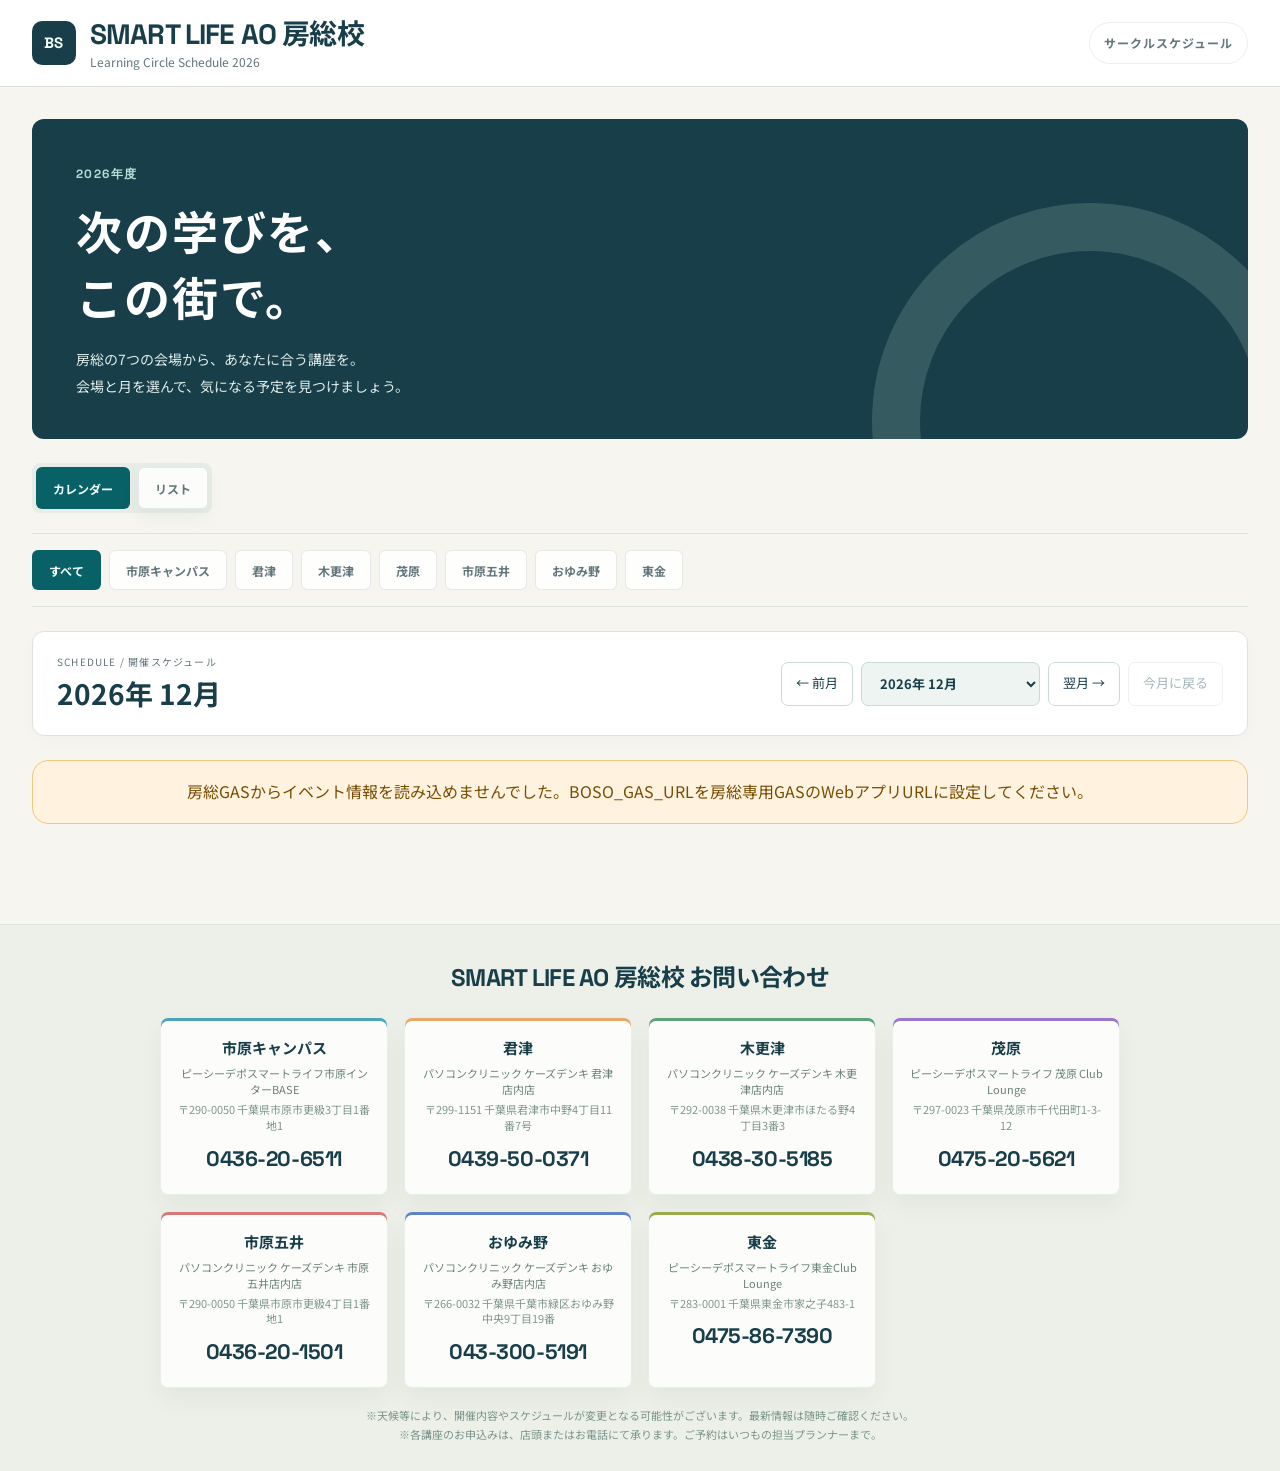
<file: customer.html>
<!DOCTYPE html>
<!--
  SMART LIFE AO 房総校 カスタマー向けカレンダー
  開発メモ:
  - カスタマー画面は閲覧専用で、スケジュールは房総専用GASから読み込みます。
  - GASを再デプロイした場合は、index.html と customer.html の BOSO_GAS_URL を同じURLに更新してください。
  - events.json は本番用データソースではありません。
-->
<html lang="ja">
<head>
<meta charset="UTF-8">
<meta name="viewport" content="width=device-width, initial-scale=1.0, maximum-scale=5.0">
<meta name="apple-mobile-web-app-capable" content="yes">
<meta name="apple-mobile-web-app-status-bar-style" content="default">
    <title>SMART LIFE AO 房総校｜サークルスケジュール</title>
<link rel="preconnect" href="https://fonts.googleapis.com">
<link rel="preconnect" href="https://fonts.gstatic.com" crossorigin>
<link href="https://fonts.googleapis.com/css2?family=Noto+Sans+JP:wght@400;500;700&family=Space+Grotesk:wght@500;700&display=swap" rel="stylesheet">
<style>
:root{
    --bg:#f4fbf8;
    --bg-deep:#dcefe6;
    --panel:rgba(255,255,255,0.84);
    --panel-strong:rgba(255,255,255,0.94);
    --line:rgba(19,52,43,0.1);
    --text:#18352d;
    --muted:#5c786f;
    --heading:#123229;
    --accent:#10a37f;
    --accent-strong:#0b7a60;
    --sea:#78c9d4;
    --sand:#f0dfc2;
    --sunset:#efb48f;
    --shadow:0 24px 56px rgba(18,50,41,0.12);
}
*{margin:0;padding:0;box-sizing:border-box;}
body{
    font-family:"Noto Sans JP","Hiragino Sans",sans-serif;
    background:
        radial-gradient(circle at top left, rgba(120,201,212,0.28), transparent 26%),
        radial-gradient(circle at top right, rgba(239,180,143,0.18), transparent 24%),
        linear-gradient(180deg,#f8fffc 0%,#edf8f3 44%,#e8f3f0 100%);
    color:var(--text);
    line-height:1.6;
    min-height:100vh;
}
.header{
    position:sticky;
    top:0;
    z-index:100;
    padding:14px 18px;
    background:rgba(244,251,248,0.72);
    backdrop-filter:blur(16px);
    border-bottom:1px solid rgba(19,52,43,0.08);
}
.header-inner{
    max-width:1180px;
    margin:0 auto;
    display:flex;
    align-items:center;
    justify-content:space-between;
    gap:16px;
    flex-wrap:wrap;
}
.brand{
    display:flex;
    align-items:center;
    gap:14px;
}
.brand-mark{
    display:flex;
    align-items:center;
    justify-content:center;
    width:54px;
    height:54px;
    border-radius:18px;
    background:linear-gradient(135deg,#123229 0%,#10a37f 100%);
    color:#f4fffb;
    font-family:"Space Grotesk",sans-serif;
    font-size:15px;
    font-weight:700;
    letter-spacing:0.04em;
    box-shadow:0 12px 22px rgba(16,163,127,0.22);
}
.brand-name{
    font-size:12px;
    color:var(--muted);
    line-height:1.35;
}
.brand-name strong{
    display:block;
    font-family:"Space Grotesk","Noto Sans JP",sans-serif;
    font-size:28px;
    color:var(--heading);
    letter-spacing:-0.03em;
}
.brand-sub{
    padding:10px 14px;
    border-radius:999px;
    background:rgba(255,255,255,0.78);
    border:1px solid rgba(19,52,43,0.08);
    color:var(--muted);
    font-size:12px;
    font-weight:700;
    letter-spacing:0.08em;
}
.container{
    max-width:1180px;
    margin:0 auto;
    padding:18px 14px 40px;
}
.intro-card{
    position:relative;
    overflow:hidden;
    background:linear-gradient(135deg, rgba(8,36,29,0.96) 0%, rgba(14,70,56,0.92) 58%, rgba(33,115,96,0.9) 100%);
    color:#f4fffb;
    border-radius:28px;
    padding:28px 26px 24px;
    margin-bottom:16px;
    box-shadow:var(--shadow);
}
.intro-card::before{
    content:"";
    position:absolute;
    width:260px;
    height:260px;
    top:-80px;
    right:-50px;
    background:radial-gradient(circle, rgba(120,201,212,0.28), transparent 68%);
}
.intro-card::after{
    content:"";
    position:absolute;
    width:220px;
    height:220px;
    bottom:-90px;
    left:-60px;
    background:radial-gradient(circle, rgba(240,223,194,0.18), transparent 70%);
}
.intro-kicker{
    position:relative;
    display:inline-flex;
    align-items:center;
    gap:8px;
    padding:8px 12px;
    border-radius:999px;
    margin-bottom:14px;
    background:rgba(255,255,255,0.1);
    border:1px solid rgba(255,255,255,0.14);
    font-family:"Space Grotesk",sans-serif;
    font-size:12px;
    font-weight:700;
    letter-spacing:0.08em;
}
.intro-title{
    position:relative;
    font-family:"Space Grotesk","Noto Sans JP",sans-serif;
    font-size:clamp(30px,4.4vw,48px);
    line-height:1.02;
    letter-spacing:-0.04em;
    margin-bottom:10px;
}
.intro-text{
    position:relative;
    max-width:760px;
    font-size:14px;
    color:rgba(241,255,250,0.84);
}
.intro-pills{
    position:relative;
    display:flex;
    flex-wrap:wrap;
    gap:10px;
    margin-top:18px;
}
.intro-pill{
    padding:9px 12px;
    border-radius:14px;
    background:rgba(255,255,255,0.08);
    border:1px solid rgba(255,255,255,0.12);
    font-size:12px;
    color:#edfffa;
}
.view-toggle,
.filter-bar,
.month-nav{
    display:flex;
    justify-content:center;
    gap:8px;
    flex-wrap:wrap;
}
.view-toggle,
.filter-bar{
    margin-bottom:12px;
}
.month-nav{
    position:sticky;
    top:88px;
    z-index:40;
    margin-bottom:20px;
    padding:10px;
    border-radius:22px;
    background:rgba(244,251,248,0.7);
    backdrop-filter:blur(16px);
}
.view-btn,
.filter-btn,
.month-btn{
    background:rgba(255,255,255,0.84);
    border:1px solid rgba(19,52,43,0.1);
    color:var(--muted);
    cursor:pointer;
    transition:all 0.22s ease;
    box-shadow:0 8px 18px rgba(16,52,43,0.05);
}
.view-btn,
.filter-btn{
    padding:9px 16px;
    border-radius:999px;
    font-size:12px;
    font-weight:700;
    font-family:inherit;
}
.month-btn{
    padding:10px 18px;
    border-radius:18px;
    font-family:"Space Grotesk","Noto Sans JP",sans-serif;
    font-size:13px;
    font-weight:700;
    letter-spacing:0.02em;
}
.view-btn:hover,
.filter-btn:hover,
.month-btn:hover{
    transform:translateY(-1px);
    color:var(--heading);
    border-color:rgba(16,163,127,0.26);
}
.view-btn.active,
.filter-btn.active,
.month-btn.active{
    background:linear-gradient(135deg,#123229 0%,#10a37f 100%);
    color:#f4fffb;
    border-color:transparent;
    box-shadow:0 12px 22px rgba(16,163,127,0.2);
}
.calendar-section{display:none;}
.calendar-section.active{display:block;animation:fadeIn 0.35s ease;}
@keyframes fadeIn{from{opacity:0;transform:translateY(8px);}to{opacity:1;transform:translateY(0);}}
.calendar-month-header{
    position:relative;
    text-align:center;
    margin-bottom:14px;
}
.calendar-month-title{
    display:flex;
    align-items:baseline;
    justify-content:center;
    gap:12px;
}
.month-year{
    font-family:"Space Grotesk",sans-serif;
    font-size:40px;
    font-weight:700;
    color:var(--heading);
    letter-spacing:-0.04em;
}
.month-ja{
    font-size:24px;
    font-weight:700;
    color:var(--muted);
    letter-spacing:0.06em;
}
.venue-legend{
    display:flex;
    flex-wrap:wrap;
    justify-content:center;
    gap:12px;
    align-items:center;
    margin-top:8px;
}
.venue-legend-item{
    display:flex;
    align-items:center;
    gap:6px;
    font-size:12px;
    font-weight:700;
    color:var(--muted);
}
.venue-dot{
    width:14px;
    height:14px;
    border-radius:50%;
    flex-shrink:0;
}
.calendar-grid{
    display:grid;
    grid-template-columns:repeat(7,1fr);
    gap:1px;
    padding:1px;
    background:rgba(19,52,43,0.08);
    border-radius:22px;
    overflow:hidden;
    box-shadow:0 18px 42px rgba(19,52,43,0.08);
}
.day-header{
    background:rgba(248,253,251,0.92);
    text-align:center;
    padding:11px 4px;
    font-size:11px;
    font-weight:700;
    color:#7a948b;
    letter-spacing:0.14em;
}
.day-header.mon{color:#7a948b;}
.day-header.sat{color:#2f7c90;background:rgba(240,251,255,0.92);}
.day-header.sun{color:#c56d57;background:rgba(255,246,241,0.92);}
.day-cell{
    background:rgba(255,255,255,0.92);
    min-height:142px;
    padding:7px 6px;
    cursor:default;
    transition:background 0.15s;
    position:relative;
}
.day-cell:hover{background:#fff;}
.day-cell.empty{background:rgba(243,250,247,0.82);min-height:44px;}
.day-cell.today{background:linear-gradient(180deg,#fffef2 0%,#ffffff 100%);}
.day-cell.sat-bg{background:linear-gradient(180deg,rgba(243,252,255,0.96),rgba(255,255,255,0.92));}
.day-cell.sun-bg{background:linear-gradient(180deg,rgba(255,248,245,0.96),rgba(255,255,255,0.92));}
.day-number{
    font-family:"Space Grotesk",sans-serif;
    font-size:13px;
    font-weight:700;
    color:#8aa197;
    text-align:right;
    padding-right:4px;
    margin-bottom:5px;
}
.day-cell.sat-bg .day-number{color:#2f7c90;}
.day-cell.sun-bg .day-number{color:#c56d57;}
.day-cell.today .day-number{
    color:#fff;
    background:linear-gradient(135deg,#123229,#10a37f);
    display:inline-block;
    width:24px;
    height:24px;
    line-height:24px;
    text-align:center;
    border-radius:50%;
    float:right;
}
.ev-chip{
    display:flex;
    align-items:flex-start;
    gap:5px;
    padding:7px 8px;
    margin-bottom:5px;
    border-radius:12px;
    font-size:11px;
    line-height:1.42;
    cursor:pointer;
    transition:transform 0.16s ease, box-shadow 0.16s ease;
    text-decoration:none;
    color:inherit;
    border:1px solid transparent;
}
.ev-chip:hover{
    transform:translateY(-1px);
    box-shadow:0 8px 16px rgba(19,52,43,0.08);
    z-index:10;
    position:relative;
}
.ev-chip.v-tomisato{background:#fdf4ea;border-color:rgba(233,168,103,0.26);}
.ev-chip.v-narita{background:#ecf8fb;border-color:rgba(74,165,186,0.24);}
.ev-chip.v-kamagaya{background:#edf8f1;border-color:rgba(93,163,122,0.22);}
.ev-chip.v-mobara{background:#f5effb;border-color:rgba(154,117,200,0.24);}
.ev-chip.v-goi{background:#fff4f4;border-color:rgba(215,120,120,0.24);}
.ev-chip.v-chibant{background:#f2f7ff;border-color:rgba(96,131,196,0.22);}
.ev-chip.v-togane{background:#f3f7e8;border-color:rgba(154,170,77,0.24);}
.ev-chip.genre-ai{color:#0b6d8a;}
.ev-chip.genre-security{color:#9c3f37;}
.ev-chip.genre-business{color:#2d7d4c;}
.ev-chip.genre-photo{color:#a56a1f;}
.ev-chip.genre-esports{color:#6c46b3;}
.ev-chip.seminar{
    font-weight:700;
    text-align:center;
    padding:5px 10px;
}
.ev-chip.seminar.v-tomisato{background:linear-gradient(135deg,#fff6ec,#fbe8cf);color:#8c5820;}
.ev-chip.seminar.v-narita{background:linear-gradient(135deg,#eef9fc,#dff3f8);color:#2d6f81;}
.ev-chip.seminar.v-kamagaya{background:linear-gradient(135deg,#f1fbf3,#dff1e5);color:#2d7246;}
.ev-chip.seminar.v-mobara{background:linear-gradient(135deg,#f8f1ff,#eadcf8);color:#684091;}
.ev-chip.seminar.v-goi{background:linear-gradient(135deg,#fff4f4,#f9dfdf);color:#984b4b;}
.ev-chip.seminar.v-chibant{background:linear-gradient(135deg,#f3f7ff,#e4ecfb);color:#385f9c;}
.ev-chip.seminar.v-togane{background:linear-gradient(135deg,#f6fae9,#e8efcc);color:#69752d;}
.chip-icon{flex-shrink:0;font-size:11px;margin-top:1px;}
.chip-text{word-break:break-word;}
.chip-reserve{
    display:inline-block;
    font-family:"Space Grotesk",sans-serif;
    font-size:9px;
    font-weight:700;
    color:#fff;
    background:var(--accent);
    padding:1px 6px;
    border-radius:999px;
    margin-left:4px;
    white-space:nowrap;
}
.modal-overlay{
    display:none;
    position:fixed;
    top:0;left:0;right:0;bottom:0;
    background:rgba(7,30,24,0.38);
    backdrop-filter:blur(10px);
    z-index:1000;
    justify-content:center;
    align-items:center;
    padding:20px;
}
.modal-overlay.show{display:flex;}
.modal{
    background:rgba(255,255,255,0.97);
    border-radius:24px;
    padding:0;
    max-width:520px;
    width:100%;
    max-height:86vh;
    overflow-y:auto;
    box-shadow:0 24px 60px rgba(14,46,38,0.22);
    border:1px solid rgba(19,52,43,0.08);
    animation:modalIn 0.26s ease;
}
@keyframes modalIn{from{opacity:0;transform:scale(0.97) translateY(10px);}to{opacity:1;transform:scale(1) translateY(0);}}
.modal-header{
    padding:24px 24px 16px;
    position:relative;
}
.modal-close{
    position:absolute;
    top:16px;
    right:16px;
    font-size:20px;
    cursor:pointer;
    color:#8aa197;
    background:none;
    border:none;
    width:34px;
    height:34px;
    border-radius:50%;
    display:flex;
    align-items:center;
    justify-content:center;
    transition:all 0.2s;
}
.modal-close:hover{background:#eef7f3;color:var(--heading);}
.modal-genre-tag{
    display:inline-block;
    padding:5px 12px;
    border-radius:999px;
    font-size:11px;
    font-weight:700;
    margin-bottom:10px;
}
.modal-genre-tag.g-ai{background:#eaf6fb;color:#0b6d8a;}
.modal-genre-tag.g-security{background:#fff0ed;color:#9c3f37;}
.modal-genre-tag.g-business{background:#edf8f1;color:#2d7d4c;}
.modal-genre-tag.g-photo{background:#fff5e8;color:#a56a1f;}
.modal-genre-tag.g-esports{background:#f2edfc;color:#6c46b3;}
.modal-genre-tag.g-seminar{background:#fff7ec;color:#8c5820;border:1px solid rgba(140,88,32,0.16);}
.modal-title{
    font-size:18px;
    font-weight:700;
    color:var(--heading);
    line-height:1.5;
    padding-right:30px;
}
.modal-body{padding:0 24px 24px;}
.modal-info{
    display:grid;
    grid-template-columns:1fr 1fr;
    gap:12px;
    background:linear-gradient(135deg,#f5fcf8,#edf7f3);
    padding:16px;
    border-radius:16px;
    margin-bottom:16px;
    border:1px solid rgba(16,163,127,0.08);
}
.info-label{
    font-size:10px;
    color:#7a948b;
    font-weight:700;
    letter-spacing:0.08em;
    margin-bottom:2px;
}
.info-value{
    font-size:14px;
    color:var(--text);
    font-weight:500;
}
.modal-venue-badge{
    display:inline-flex;
    align-items:center;
    gap:4px;
}
.modal-venue-dot{
    width:8px;
    height:8px;
    border-radius:50%;
    display:inline-block;
}
.modal-cta{
    background:linear-gradient(135deg,#eef9fc,#e3f4f0);
    border:1px solid rgba(16,163,127,0.12);
    border-radius:16px;
    padding:16px;
    text-align:center;
    margin-top:16px;
}
.modal-cta p{
    font-size:12px;
    color:var(--muted);
    margin-bottom:8px;
}
.modal-cta .cta-phone{
    font-family:"Space Grotesk",sans-serif;
    font-size:24px;
    font-weight:700;
    color:var(--heading);
    letter-spacing:-0.02em;
}
.modal-cta .cta-location{
    font-size:11px;
    color:#6f877f;
    margin-top:4px;
}
.list-view{display:none;}
.list-view.active{display:block;}
.calendar-view{display:none;}
.calendar-view.active{display:block;}
.event-list{
    display:flex;
    flex-direction:column;
    gap:10px;
}
.event-card{
    display:flex;
    align-items:flex-start;
    gap:14px;
    background:rgba(255,255,255,0.9);
    padding:16px;
    border-radius:18px;
    box-shadow:0 10px 24px rgba(19,52,43,0.06);
    cursor:pointer;
    transition:all 0.2s;
    border:1px solid rgba(19,52,43,0.08);
}
.event-card:hover{
    box-shadow:0 16px 30px rgba(19,52,43,0.1);
    transform:translateY(-1px);
}
.event-card-date{
    flex-shrink:0;
    width:58px;
    text-align:center;
    padding:6px 0;
}
.event-card-day{
    font-family:"Space Grotesk",sans-serif;
    font-size:28px;
    font-weight:700;
    color:var(--heading);
    line-height:1;
}
.event-card-dow{
    font-size:10px;
    color:#8aa197;
    font-weight:700;
    margin-top:2px;
}
.event-card-dow.sun{color:#c56d57;}
.event-card-dow.sat{color:#2f7c90;}
.event-card-body{
    flex:1;
    min-width:0;
}
.event-card-title{
    font-size:14px;
    font-weight:700;
    color:var(--heading);
    margin-bottom:5px;
    line-height:1.45;
}
.event-card-meta{
    display:flex;
    flex-wrap:wrap;
    gap:8px;
    font-size:11px;
    color:#7c948d;
}
.event-card-meta span{
    display:flex;
    align-items:center;
    gap:3px;
}
.footer{
    background:rgba(255,255,255,0.78);
    border-top:1px solid rgba(19,52,43,0.08);
    padding:34px 20px 28px;
    text-align:center;
    margin-top:44px;
    backdrop-filter:blur(14px);
}
.footer-brand{
    font-family:"Space Grotesk","Noto Sans JP",sans-serif;
    font-size:24px;
    font-weight:700;
    color:var(--heading);
    margin-bottom:20px;
    letter-spacing:-0.03em;
}
.footer-campuses{
    display:grid;
    grid-template-columns:repeat(auto-fit, minmax(220px, 1fr));
    justify-content:center;
    gap:16px;
    max-width:960px;
    margin:0 auto 18px;
}
.footer-campus{
    background:rgba(255,255,255,0.82);
    border-radius:18px;
    padding:18px 16px;
    text-align:center;
    border:1px solid rgba(19,52,43,0.08);
    box-shadow:0 12px 24px rgba(19,52,43,0.05);
}
.footer-campus.fc-tomisato{box-shadow:inset 0 3px 0 #e9a867, 0 12px 24px rgba(19,52,43,0.05);}
.footer-campus.fc-narita{box-shadow:inset 0 3px 0 #4aa5ba, 0 12px 24px rgba(19,52,43,0.05);}
.footer-campus.fc-kamagaya{box-shadow:inset 0 3px 0 #5da37a, 0 12px 24px rgba(19,52,43,0.05);}
.footer-campus.fc-mobara{box-shadow:inset 0 3px 0 #9a75c8, 0 12px 24px rgba(19,52,43,0.05);}
.footer-campus.fc-goi{box-shadow:inset 0 3px 0 #d77878, 0 12px 24px rgba(19,52,43,0.05);}
.footer-campus.fc-chibant{box-shadow:inset 0 3px 0 #6083c4, 0 12px 24px rgba(19,52,43,0.05);}
.footer-campus.fc-togane{box-shadow:inset 0 3px 0 #9aaa4d, 0 12px 24px rgba(19,52,43,0.05);}
.fc-name{
    font-size:15px;
    font-weight:700;
    color:var(--heading);
    margin-bottom:6px;
}
.fc-shop{
    font-size:11px;
    color:#69827a;
    margin-bottom:4px;
    line-height:1.45;
}
.fc-address{
    font-size:11px;
    color:#7f978f;
    margin-bottom:8px;
    line-height:1.45;
}
.fc-phone{
    font-family:"Space Grotesk",sans-serif;
    font-size:21px;
    font-weight:700;
    color:var(--heading);
    letter-spacing:-0.02em;
}
.footer-note{
    font-size:11px;
    color:#7a948b;
    margin-top:12px;
    line-height:1.7;
}
@media(max-width:768px){
    .header{padding:12px;}
    .header-inner{gap:10px;justify-content:center;}
    .brand-mark{width:46px;height:46px;font-size:13px;border-radius:14px;}
    .brand-name strong{font-size:22px;}
    .brand-sub{font-size:11px;padding:8px 12px;}
    .container{padding:12px 8px 30px;}
    .intro-card{padding:22px 18px 18px;border-radius:22px;}
    .month-nav{top:76px;padding:8px;border-radius:18px;}
    .calendar-month-header{position:relative;}
    .venue-legend{gap:10px;}
    .venue-legend-item{font-size:11px;gap:4px;}
    .venue-dot{width:12px;height:12px;}
    .month-year{font-size:30px;}
    .month-ja{font-size:20px;}
    .day-cell{min-height:78px;padding:4px;}
    .ev-chip{font-size:9px;padding:3px 4px;line-height:1.3;}
    .day-number{font-size:11px;}
    .modal{max-width:100%;border-radius:18px;margin:10px;}
    .modal-header{padding:20px 20px 12px;}
    .modal-body{padding:0 20px 20px;}
    .modal-title{font-size:16px;}
    .modal-info{grid-template-columns:1fr;gap:10px;padding:14px;}
    .month-btn{padding:8px 14px;font-size:12px;}
    .event-card{padding:13px;gap:10px;border-radius:16px;}
    .event-card-title{font-size:13px;}
    .event-card-day{font-size:24px;}
    .footer-campuses{grid-template-columns:1fr;max-width:420px;}
}
@media(max-width:480px){
    .brand-name strong{font-size:18px;}
    .brand-sub{font-size:10px;letter-spacing:0.05em;}
    .month-year{font-size:24px;}
    .month-ja{font-size:17px;}
    .venue-legend{gap:8px;}
    .venue-legend-item{font-size:10px;}
    .day-cell{min-height:62px;padding:2px;}
    .ev-chip{font-size:8px;padding:2px 3px;}
    .day-number{font-size:10px;}
    .calendar-grid{border-radius:14px;}
    .day-header{padding:7px 2px;font-size:10px;letter-spacing:0.08em;}
    .cta-phone{font-size:20px;}
    .footer-campus{padding:14px 12px;}
    .fc-name{font-size:13px;}
    .fc-shop,.fc-address{font-size:10px;}
    .fc-phone{font-size:17px;}
}
</style>
<link rel="stylesheet" href="calendar-design.css">
<script src="month-navigation.js"></script>
</head>
<!-- Google tag (gtag.js) -->
<script async src="https://www.googletagmanager.com/gtag/js?id=G-ZD6PC66M41"></script>
<script>
  window.dataLayer = window.dataLayer || [];
  function gtag(){dataLayer.push(arguments);}
  gtag('js', new Date());

  gtag('config', 'G-ZD6PC66M41');
</script>
<body>

<!-- ヘッダー -->
<div class="header">
    <div class="header-inner">
        <div class="brand">
            <div class="brand-mark">BS</div>
            <div class="brand-name">
                <strong>SMART LIFE AO 房総校</strong>
                <span>Learning Circle Schedule 2026</span>
            </div>
        </div>
        <div class="brand-sub">サークルスケジュール</div>
    </div>
</div>

<!-- メインコンテナ -->
<div class="container">

    <div class="intro-card">
        <div class="intro-kicker">2026年度</div>
        <h1 class="intro-title">次の学びを、<br>この街で。</h1>
        <div class="intro-text">房総の7つの会場から、あなたに合う講座を。<br>会場と月を選んで、気になる予定を見つけましょう。</div>
    </div>

    <!-- 表示切替 -->
    <div class="view-toggle">
        <button class="view-btn active" onclick="setView('calendar')">カレンダー</button>
        <button class="view-btn" onclick="setView('list')">リスト</button>
    </div>

    <!-- 会場フィルター -->
    <div class="filter-bar" id="filterBar">
        <button class="filter-btn active" data-venue="all" onclick="setFilter('all',this)">すべて</button>
        <button class="filter-btn" data-venue="市原" onclick="setFilter('市原',this)">市原キャンパス</button>
        <button class="filter-btn" data-venue="君津" onclick="setFilter('君津',this)">君津</button>
        <button class="filter-btn" data-venue="木更津" onclick="setFilter('木更津',this)">木更津</button>
        <button class="filter-btn" data-venue="茂原" onclick="setFilter('茂原',this)">茂原</button>
        <button class="filter-btn" data-venue="市原五井" onclick="setFilter('市原五井',this)">市原五井</button>
        <button class="filter-btn" data-venue="おゆみ野" onclick="setFilter('おゆみ野',this)">おゆみ野</button>
        <button class="filter-btn" data-venue="東金" onclick="setFilter('東金',this)">東金</button>
    </div>

    <!-- 月ナビ -->
    <div class="month-nav" id="monthNav"></div>

    <!-- カレンダー表示 -->
    <div class="calendar-view active" id="calendarView"></div>

    <!-- リスト表示 -->
    <div class="list-view" id="listView"></div>

</div>

<!-- フッター -->
<div class="footer">
    <div class="footer-brand">SMART LIFE AO 房総校 お問い合わせ</div>
    <div class="footer-campuses">
        <div class="footer-campus fc-narita">
            <div class="fc-name">市原キャンパス</div>
            <div class="fc-shop">ピーシーデポスマートライフ市原インターBASE</div>
            <div class="fc-address">〒290-0050 千葉県市原市更級3丁目1番地1</div>
            <div class="fc-phone">0436-20-6511</div>
        </div>
        <div class="footer-campus fc-tomisato">
            <div class="fc-name">君津</div>
            <div class="fc-shop">パソコンクリニック ケーズデンキ 君津店内店</div>
            <div class="fc-address">〒299-1151 千葉県君津市中野4丁目11番7号</div>
            <div class="fc-phone">0439-50-0371</div>
        </div>
        <div class="footer-campus fc-kamagaya">
            <div class="fc-name">木更津</div>
            <div class="fc-shop">パソコンクリニック ケーズデンキ 木更津店内店</div>
            <div class="fc-address">〒292-0038 千葉県木更津市ほたる野4丁目3番3</div>
            <div class="fc-phone">0438-30-5185</div>
        </div>
        <div class="footer-campus fc-mobara">
            <div class="fc-name">茂原</div>
            <div class="fc-shop">ピーシーデポスマートライフ 茂原 Club Lounge</div>
            <div class="fc-address">〒297-0023 千葉県茂原市千代田町1-3-12</div>
            <div class="fc-phone">0475-20-5621</div>
        </div>
        <div class="footer-campus fc-goi">
            <div class="fc-name">市原五井</div>
            <div class="fc-shop">パソコンクリニック ケーズデンキ 市原五井店内店</div>
            <div class="fc-address">〒290-0050 千葉県市原市更級4丁目1番地1</div>
            <div class="fc-phone">0436-20-1501</div>
        </div>
        <div class="footer-campus fc-chibant">
            <div class="fc-name">おゆみ野</div>
            <div class="fc-shop">パソコンクリニック ケーズデンキ おゆみ野店内店</div>
            <div class="fc-address">〒266-0032 千葉県千葉市緑区おゆみ野中央9丁目19番</div>
            <div class="fc-phone">043-300-5191</div>
        </div>
        <div class="footer-campus fc-togane">
            <div class="fc-name">東金</div>
            <div class="fc-shop">ピーシーデポスマートライフ東金Club Lounge</div>
            <div class="fc-address">〒283-0001 千葉県東金市家之子483-1</div>
            <div class="fc-phone">0475-86-7390</div>
        </div>
    </div>
    <div class="footer-note">
        ※天候等により、開催内容やスケジュールが変更となる可能性がございます。最新情報は随時ご確認ください。<br>
        ※各講座のお申込みは、店頭またはお電話にて承ります。ご予約はいつもの担当プランナーまで。
    </div>
</div>

<!-- モーダル -->
<div class="modal-overlay" id="modal" onclick="if(event.target===this)closeModal()">
    <div class="modal">
        <div class="modal-header">
            <button class="modal-close" onclick="closeModal()">&times;</button>
            <div id="modalGenre"></div>
            <div class="modal-title" id="modalTitle"></div>
        </div>
        <div class="modal-body">
            <div class="modal-info" id="modalInfo"></div>
            <div class="modal-cta" id="modalCta">
                <p>お申込み・お問い合わせ</p>
                <div class="cta-phone" id="ctaPhone"></div>
                <div class="cta-location" id="ctaLocation"></div>
            </div>
        </div>
    </div>
</div>

<script>
// 房総専用バックエンドURL。カスタマー画面はこのGASからEVENTSデータだけを読み込みます。
const BOSO_GAS_URL = 'https://script.google.com/macros/s/AKfycby8cECPGXC7855kG4Fvqk65RnMz9yPeE8jj3bCxuGLplMIWW0AhdIM2ZCjNPzTXeqFL/exec';
const events = [];

function setEvents(nextEvents) {
    events.splice(0, events.length, ...nextEvents);
}

async function loadEventsFromJson() {
    try {
        if (BOSO_GAS_URL.indexOf('YOUR_') === 0) throw new Error('BOSO_GAS_URL is not configured');
        const response = await fetchEventsJson();
        const data = await response.json();
        const list = Array.isArray(data) ? data : data.events;
        if (!Array.isArray(list)) throw new Error('GAS response must include events array');
        setEvents(list);
        return true;
    } catch (e) {
        console.warn('房総GASからイベント情報を読み込めませんでした', e);
        setEvents([]);
        showEventsLoadError(e);
        return false;
    }
}

async function fetchEventsJson() {
    // 通常URLを先に試し、静的配信やCDNキャッシュ対策としてクエリ付きURLでも再試行します。
    const urls = [BOSO_GAS_URL + '?action=events', BOSO_GAS_URL + '?action=events&v=' + Date.now()];
    let lastError = null;
    for (const url of urls) {
        try {
            const response = await fetch(url, {cache: 'no-store'});
            if (response.ok) return response;
            lastError = new Error(url + ': ' + response.status + ' ' + response.statusText);
        } catch (e) {
            lastError = e;
        }
    }
    throw lastError || new Error('房総GASのイベント取得に失敗しました');
}

function showEventsLoadError(error) {
    const calendar = document.getElementById('calendarView');
    const list = document.getElementById('listView');
    const message = '<div style="padding:18px;border-radius:16px;background:#fff3e0;border:1px solid #f0c980;color:#7a4c00;text-align:center;">房総GASからイベント情報を読み込めませんでした。BOSO_GAS_URLを房総専用GASのWebアプリURLに設定してください。</div>';
    if (calendar) calendar.innerHTML = message;
    if (list) list.innerHTML = message;
}

const months = ['2026-04','2026-05','2026-06','2026-07','2026-08','2026-09','2026-10','2026-11','2026-12','2027-01','2027-02','2027-03'];
const monthNames = {
    '2026-04':['April','4月'],'2026-05':['May','5月'],'2026-06':['June','6月'],
    '2026-07':['July','7月'],'2026-08':['August','8月'],'2026-09':['September','9月'],
    '2026-10':['October','10月'],'2026-11':['November','11月'],'2026-12':['December','12月'],
    '2027-01':['January','1月'],'2027-02':['February','2月'],'2027-03':['March','3月']
};
const dowJa = ['日','月','火','水','木','金','土'];
let currentFilter = 'all';
let currentView = shouldStartWithListView() ? 'list' : 'calendar';
let currentMonth = getInitialMonth();

function getInitialMonth() {
    return CalendarMonthNav.initial(months, m => m);
}

function shouldStartWithListView() {
    return window.matchMedia && window.matchMedia('(max-width: 768px)').matches;
}

function venueClass(v) {
    if(v.includes('市原五井')) return 'v-goi';
    if(v.includes('市原')) return 'v-narita';
    if(v.includes('君津')) return 'v-tomisato';
    if(v.includes('木更津')) return 'v-kamagaya';
    if(v.includes('茂原')) return 'v-mobara';
    if(v.includes('おゆみ野')) return 'v-chibant';
    if(v.includes('東金')) return 'v-togane';
    return '';
}
function venueIcon(v) {
    if(v.includes('君津')) return '◆';
    if(v.includes('木更津')) return '■';
    if(v.includes('茂原')) return '▲';
    if(v.includes('市原五井')) return '●';
    if(v.includes('おゆみ野')) return '◇';
    if(v.includes('東金')) return '☆';
    if(v.includes('市原')) return '★';
    return '★';
}
function genreClass(c) {
    if(c.includes('安全')) return 'genre-security';
    if(c.includes('商店') || c.includes('事業主')) return 'genre-business';
    if(c.includes('写真') || c.includes('メディア')) return 'genre-photo';
    if(c.includes('Sports') || c.includes('スポーツ')) return 'genre-esports';
    if(c.includes('デジタル活用')) return 'genre-ai';
    if(c.includes('AI')) return 'genre-ai';
    return 'genre-ai';
}
function venueColor(v) {
    if(v.includes('市原五井')) return '#d77878';
    if(v.includes('市原')) return '#4aa5ba';
    if(v.includes('君津')) return '#e9a867';
    if(v.includes('木更津')) return '#5da37a';
    if(v.includes('茂原')) return '#9a75c8';
    if(v.includes('おゆみ野')) return '#6083c4';
    if(v.includes('東金')) return '#9aaa4d';
    return '#ccc';
}
function genreTag(circle) {
    if(circle.includes('AI') && !circle.includes('セミナー') && !circle.includes('体験')) return ['AI活用','g-ai'];
    if(circle.includes('安全') || circle.includes('セキュリティ')) return ['セキュリティ','g-security'];
    if(circle.includes('商店') || circle.includes('事業')) return ['ビジネス・DX','g-business'];
    if(circle.includes('写真') || circle.includes('メディア')) return ['写真・メディア','g-photo'];
    if(circle.includes('Sports') || circle.includes('スポーツ')) return ['E-Sports','g-esports'];
    if(circle.includes('セミナー') || circle.includes('体験')) return ['セミナー・体験会','g-seminar'];
    return ['講座','g-ai'];
}

function filteredEvents() {
    if(currentFilter==='all') return events;
    return events.filter(e=>e.venue===currentFilter);
}

// 月ナビ生成
function buildMonthNav() {
    CalendarMonthNav.render(document.getElementById('monthNav'), months, currentMonth, m => m, showMonth);
}

// カレンダー生成
function buildCalendars() {
    const container = document.getElementById('calendarView');
    const fe = filteredEvents();
    container.innerHTML = months.map((m,idx)=>{
        const [y, mo] = m.split('-').map(Number);
        const first = new Date(y, mo-1, 1);
        const last = new Date(y, mo, 0);
        const startDow = first.getDay(); // 0=Sun
        // 月曜始まり
        const startOffset = (startDow + 6) % 7;
        const totalDays = last.getDate();
        const today = new Date();
        const todayStr = today.toISOString().split('T')[0];

        // Group events by date
        const evByDate = {};
        fe.forEach(e=>{
            if(e.date.startsWith(m)){
                const d = parseInt(e.date.split('-')[2]);
                if(!evByDate[d]) evByDate[d]=[];
                evByDate[d].push(e);
            }
        });

        let html = `<div class="calendar-section${m===currentMonth?' active':''}" id="month-${m}">`;
        html += `<div class="calendar-month-header"><div class="calendar-month-title"><div class="month-year">${monthNames[m][0]}</div><div class="month-ja">${m.slice(0,4)}年 ${monthNames[m][1]}</div></div><div class="venue-legend"><div class="venue-legend-item"><div class="venue-dot" style="background:#4aa5ba;"></div>市原キャンパス</div><div class="venue-legend-item"><div class="venue-dot" style="background:#e9a867;"></div>君津</div><div class="venue-legend-item"><div class="venue-dot" style="background:#5da37a;"></div>木更津</div><div class="venue-legend-item"><div class="venue-dot" style="background:#9a75c8;"></div>茂原</div><div class="venue-legend-item"><div class="venue-dot" style="background:#d77878;"></div>市原五井</div><div class="venue-legend-item"><div class="venue-dot" style="background:#6083c4;"></div>おゆみ野</div><div class="venue-legend-item"><div class="venue-dot" style="background:#9aaa4d;"></div>東金</div><div class="venue-legend-item"><span style="display:inline-block;width:24px;height:12px;border-radius:8px;border:1.5px solid #d4a017;background:linear-gradient(135deg,#fff8eb,#fef0d0);"></span>セミナー</div></div></div>`;
        html += '<div class="calendar-grid">';
        // Headers (Mon-Sun)
        const headers = ['月','火','水','木','金','土','日'];
        const hClasses = ['mon','','','','','sat','sun'];
        headers.forEach((h,i)=>{
            html += `<div class="day-header ${hClasses[i]}">${h}</div>`;
        });
        // Empty cells before first day
        for(let i=0;i<startOffset;i++) html += '<div class="day-cell empty"></div>';
        // Days
        for(let d=1;d<=totalDays;d++) {
            const dateStr = `${y}-${String(mo).padStart(2,'0')}-${String(d).padStart(2,'0')}`;
            const dow = new Date(y, mo-1, d).getDay();
            let cls = 'day-cell';
            if(dow===0) cls += ' sun-bg';
            if(dow===6) cls += ' sat-bg';
            if(dateStr === todayStr) cls += ' today';
            html += `<div class="${cls}">`;
            html += `<div class="day-number">${d}</div>`;
            if(evByDate[d]) {
                evByDate[d].forEach(ev=>{
                    const vc = venueClass(ev.venue);
                    const isSem = ev.type==='seminar';
                    const chipCls = isSem ? `ev-chip seminar ${vc}` : `ev-chip ${vc} ${genreClass(ev.circle)}`;
                    const icon = isSem ? '★' : venueIcon(ev.venue);
                    const eventKey = ev.date + ' ' + ev.venue + ' ' + ev.title;
                    html += `<div class="${chipCls}" onclick='openModal(${JSON.stringify(ev).replace(/'/g,"\\'")})'>`;
                    html += `<span class="chip-icon">${icon}</span><span class="chip-text">${ev.title}<span class="chip-reserve" data-event="${eventKey.replace(/"/g,'&quot;')}" data-type="${ev.type||'circle'}"></span></span>`;
                    html += '</div>';
                });
            }
            html += '</div>';
        }
        // Empty cells after last day
        const endDow = (startOffset + totalDays) % 7;
        if(endDow > 0) for(let i=endDow;i<7;i++) html += '<div class="day-cell empty"></div>';
        html += '</div></div>';
        return html;
    }).join('');
}

// リスト生成
function buildList() {
    const container = document.getElementById('listView');
    const fe = filteredEvents();
    container.innerHTML = months.map((m,idx)=>{
        const monthEvents = fe.filter(e=>e.date.startsWith(m));
        if(monthEvents.length === 0) return '';
        let html = `<div class="calendar-section${m===currentMonth?' active':''}" id="list-${m}">`;
        html += `<div class="calendar-month-title" style="margin-bottom:12px;"><div class="month-year">${monthNames[m][0]}</div><div class="month-ja">${m.slice(0,4)}年 ${monthNames[m][1]}</div></div>`;
        html += '<div class="event-list">';
        monthEvents.sort((a,b)=>a.date.localeCompare(b.date)||a.time.localeCompare(b.time));
        monthEvents.forEach(ev=>{
            const dateInfo = getDateInfo(ev.date);
            const day = dateInfo.day;
            const dow = dateInfo.dow;
            const dowCls = dateInfo.dowIndex===0?'sun':dateInfo.dowIndex===6?'sat':'';
            const [tag, tagCls] = genreTag(ev.circle);
            html += `<div class="event-card" onclick='openModal(${JSON.stringify(ev).replace(/'/g,"\\'")})'>`;
            html += `<div class="event-card-date"><div class="event-card-day">${day}</div><div class="event-card-dow ${dowCls}">${dow}</div></div>`;
            html += '<div class="event-card-body">';
            html += `<div class="event-card-title">${ev.title}</div>`;
            html += '<div class="event-card-meta">';
            html += `<span style="color:${venueColor(ev.venue)};">● ${ev.venue}</span>`;
            html += `<span>${formatTimeJa(ev.time)}</span>`;
            html += `<span class="modal-genre-tag ${tagCls}" style="padding:2px 8px;font-size:10px;">${tag}</span>`;
            html += '</div></div></div>';
        });
        html += '</div></div>';
        return html;
    }).join('');
}

function showMonth(m) {
    currentMonth = m;
    const prefix = currentView==='calendar' ? 'month-' : 'list-';
    document.querySelectorAll('.calendar-section').forEach(s=>s.classList.remove('active'));
    document.querySelectorAll('.month-btn').forEach(b=>b.classList.remove('active'));
    const el = document.getElementById(prefix+m);
    if(el) el.classList.add('active');
    const idx = months.indexOf(m);
    buildMonthNav();
}

function setView(v) {
    currentView = v;
    document.querySelectorAll('.view-btn').forEach(b=>b.classList.remove('active'));
    if(v==='calendar') {
        document.getElementById('calendarView').classList.add('active');
        document.getElementById('listView').classList.remove('active');
        document.querySelectorAll('.view-btn')[0].classList.add('active');
    } else {
        document.getElementById('calendarView').classList.remove('active');
        document.getElementById('listView').classList.add('active');
        document.querySelectorAll('.view-btn')[1].classList.add('active');
    }
    showMonth(currentMonth);
}

function setFilter(venue, btn) {
    currentFilter = venue;
    document.querySelectorAll('.filter-btn').forEach(b=>b.classList.remove('active'));
    btn.classList.add('active');
    buildCalendars();
    buildList();
    showMonth(currentMonth);
}

function refreshFromEvents() {
    buildCalendars();
    buildList();
    showMonth(currentMonth);
}

const campusInfo = {
    '市原': { name:'市原キャンパス', shop:'ピーシーデポスマートライフ市原インターBASE', address:'〒290-0050 千葉県市原市更級3丁目1番地1', phone:'0436-20-6511' },
    '君津': { name:'君津', shop:'パソコンクリニック ケーズデンキ 君津店内店', address:'〒299-1151 千葉県君津市中野4丁目11番7号', phone:'0439-50-0371' },
    '木更津': { name:'木更津', shop:'パソコンクリニック ケーズデンキ 木更津店内店', address:'〒292-0038 千葉県木更津市ほたる野4丁目3番3', phone:'0438-30-5185' },
    '茂原': { name:'茂原', shop:'ピーシーデポスマートライフ 茂原 Club Lounge', address:'〒297-0023 千葉県茂原市千代田町1-3-12', phone:'0475-20-5621' },
    '市原五井': { name:'市原五井', shop:'パソコンクリニック ケーズデンキ 市原五井店内店', address:'〒290-0050 千葉県市原市更級4丁目1番地1', phone:'0436-20-1501' },
    'おゆみ野': { name:'おゆみ野', shop:'パソコンクリニック ケーズデンキ おゆみ野店内店', address:'〒266-0032 千葉県千葉市緑区おゆみ野中央9丁目19番', phone:'043-300-5191' },
    '東金': { name:'東金', shop:'ピーシーデポスマートライフ東金Club Lounge', address:'〒283-0001 千葉県東金市家之子483-1', phone:'0475-86-7390' }
};
function formatTimeJa(value) {
    const text = String(value || '');
    const match = text.match(/(\d{1,2}):(\d{2})/);
    if (!match) return text.replace(/～$/, '');
    return Number(match[1]) + '時' + match[2] + '分';
}
function getDateInfo(value) {
    const text = String(value || '');
    const iso = text.match(/(\d{4})-(\d{2})-(\d{2})/);
    const date = iso ? new Date(Number(iso[1]), Number(iso[2]) - 1, Number(iso[3])) : new Date(text);
    if (isNaN(date.getTime())) return {day: text.replace(/\s*GMT.*$/, ''), dow: '', dowIndex: -1};
    return {day: date.getDate(), dow: dowJa[date.getDay()], dowIndex: date.getDay()};
}
function formatDateJa(value) {
    const text = String(value || '');
    const iso = text.match(/(\d{4})-(\d{2})-(\d{2})/);
    if (iso) return Number(iso[1]) + '年' + Number(iso[2]) + '月' + Number(iso[3]) + '日';
    const date = new Date(text);
    if (!isNaN(date.getTime())) return date.getFullYear() + '年' + (date.getMonth() + 1) + '月' + date.getDate() + '日';
    return text.replace(/\s*GMT.*$/, '');
}
function openModal(ev) {
    const [tag, tagCls] = genreTag(ev.circle);
    document.getElementById('modalGenre').innerHTML =
        `<span class="modal-genre-tag ${tagCls}">${ev.type==='seminar'?'⭐ ':''}${tag}</span>`;
    document.getElementById('modalTitle').textContent = ev.title;
    document.getElementById('modalInfo').innerHTML =
        `<div><div class="info-label">開催日</div><div class="info-value">${formatDateJa(ev.date)}</div></div>` +
        `<div><div class="info-label">時間</div><div class="info-value">${formatTimeJa(ev.time)}</div></div>` +
        `<div><div class="info-label">会場</div><div class="info-value"><span class="modal-venue-badge"><span class="modal-venue-dot" style="background:${venueColor(ev.venue)};"></span>${ev.venue}</span></div></div>` +
        `<div><div class="info-label">サークル</div><div class="info-value" style="font-size:12px;">${ev.circle}</div></div>` +
        (ev.member ? `<div><div class="info-label">講師・対象・詳細</div><div class="info-value" style="font-size:12px;line-height:1.7;">${ev.member}</div></div>` : '');
    const ci = campusInfo[ev.venue] || campusInfo['市原'];
    document.getElementById('ctaPhone').textContent = ci.phone;
    document.getElementById('ctaLocation').innerHTML = ci.name + '<br>' + ci.shop + (ci.address ? '<br>' + ci.address : '');
    document.getElementById('modal').classList.add('show');
}
function closeModal() {
    document.getElementById('modal').classList.remove('show');
}
document.addEventListener('keydown', e=>{ if(e.key==='Escape') closeModal(); });

// 初期化
buildMonthNav();
loadEventsFromJson().then((loaded) => {
    if (!loaded) return;
    buildMonthNav();
    buildCalendars();
    buildList();
    setView(currentView);
    showMonth(currentMonth);
});
window.addEventListener('message', e => {
    if (!e.data || e.data.type !== 'slmc-boso-events' || !Array.isArray(e.data.events)) return;
    setEvents(e.data.events);
    refreshFromEvents();
});
</script>
</body>
</html>
</file>
<file: calendar-design.css>
/* 2026 autumn: warm paper, coastal ink, clear calendar hierarchy. */
:root{--bg:#f6f5f0;--text:#263b43;--heading:#173e49;--muted:#62767b;--accent:#137d83;--accent-strong:#096168;--accent-soft:#e2f0ed;--line:#dce3df;--shadow:0 12px 32px #183d4810;}
body{background:#f6f5f0;color:var(--text);}
body::before,body::after{display:none;}
.container{max-width:1440px;padding:32px 32px 56px;}
.hero,.intro-card{background:#173e49;color:#fff;border:0;border-radius:12px;padding:40px 44px;margin-bottom:24px;box-shadow:none;position:relative;overflow:hidden;}
.hero::before,.intro-card::before{content:"";position:absolute;width:340px;height:340px;inset:auto -60px -200px auto;border:48px solid #b2d7cb30;border-radius:50%;background:none;}
.hero::after,.intro-card::after{display:none;}
.hero h1,.intro-title{font-family:"Noto Sans JP",sans-serif;font-size:clamp(28px,4vw,46px);line-height:1.45;letter-spacing:.04em;color:white;margin:12px 0 16px;font-weight:700;position:relative;}
.hero-kicker,.intro-kicker{background:none;border:0;border-radius:0;padding:0;color:#b7ded4;letter-spacing:.12em;font-size:12px;margin-bottom:0;}
.hero p,.intro-text{color:#e0edea;font-size:14px;line-height:1.9;position:relative;}
.hero-meta{margin-top:24px;gap:8px;}
.hero-pill{border-radius:4px;padding:6px 10px;font-size:11px;}
.header{position:relative;background:#fff;border-bottom:1px solid var(--line);padding:16px 32px;}
.header-inner{max-width:1376px;}
.brand-mark{background:#173e49;border-radius:10px;box-shadow:none;width:44px;height:44px;}
.brand-sub{color:var(--muted);}
.month-nav{position:relative;top:auto;display:flex;align-items:center;justify-content:space-between;flex-wrap:wrap;gap:20px;background:#fff;border:1px solid var(--line);border-radius:12px;padding:22px 24px;margin:24px 0;box-shadow:0 4px 18px #173e4905;}
.month-heading{display:flex;flex-direction:column;gap:4px;}
.month-heading span{font-size:10px;letter-spacing:.12em;color:var(--muted);}
.month-heading strong{font-size:28px;color:var(--heading);line-height:1.4;}
.month-controls{display:flex;align-items:center;flex-wrap:wrap;gap:8px;}
.month-step,.month-controls select{font:inherit;font-size:13px;min-height:44px;border:1px solid #cbd9d7;background:#fff;color:var(--heading);border-radius:7px;padding:9px 14px;cursor:pointer;}
.month-controls select{background:#edf4f1;font-weight:700;}
.month-step:hover:enabled{background:#e5f1ed;border-color:var(--accent);}
.month-step:disabled{opacity:.38;cursor:default;}
button:focus-visible,select:focus-visible,summary:focus-visible{outline:3px solid #d2943c;outline-offset:3px;}
.legend-details{margin:16px 0;color:var(--muted);font-size:13px;}
.legend-details summary{cursor:pointer;padding:12px 0;}
.legend{border-radius:10px;box-shadow:none;background:#fff;margin-top:8px;padding:16px;}
.calendar-title{text-align:left;align-items:flex-start;flex-direction:row;gap:12px;align-items:baseline;margin:24px 0 16px;}
.cal-month-en{font-size:24px;letter-spacing:0;}
.calendar-grid{border-radius:10px;box-shadow:none;}
.day-header{padding:12px 5px;font-size:12px;}
.day-number{font-size:17px;}
.day-cell{min-height:160px;}
.view-toggle{justify-content:flex-start;background:#e8ece7;border-radius:8px;padding:4px;width:fit-content;margin:0 0 20px;}
.view-btn{border-radius:6px;min-height:42px;}
.filter-bar{justify-content:flex-start;gap:8px;padding:16px 0;border-top:1px solid var(--line);border-bottom:1px solid var(--line);background:none;box-shadow:none;border-radius:0;}
.filter-btn{border-radius:6px;min-height:40px;box-shadow:none;}
.event-card{background:#fff;border-radius:10px;box-shadow:none;border:1px solid var(--line);padding:20px;margin-bottom:12px;}
.event-card:hover{box-shadow:0 4px 16px #173e4910;}
.footer{background:#edf0e9;border-top:1px solid var(--line);color:var(--muted);}
.footer-campus{border-radius:8px;box-shadow:none;}
@media(max-width:768px){
.container{padding:20px 12px 32px;}.header{padding:12px 16px;}.brand-sub{display:none;}
.hero,.intro-card{padding:26px 22px;border-radius:10px;margin-bottom:20px;}.hero h1,.intro-title{font-size:29px;}
.month-nav{padding:18px 14px;gap:16px;top:auto;}.month-heading strong{font-size:25px;}.month-controls{width:100%;gap:6px;}.month-step,.month-controls select{padding:8px 10px;font-size:12px;}.month-controls select{flex:1;min-width:120px;}
.hero-meta{margin-top:16px;}.hero-pill{font-size:10px;}.calendar-title{flex-wrap:wrap;}.day-cell{min-height:100px;padding:5px 2px;}.cal-month-en{font-size:22px;}.filter-bar{gap:6px;}.filter-btn{padding:8px 10px;}.event-card{padding:14px;}
}
@media(prefers-reduced-motion:reduce){*,*::before,*::after{animation:none!important;transition:none!important;scroll-behavior:auto!important;}}
.view-btn.active,.filter-btn.active{background:var(--accent-strong);box-shadow:none;}
@media(max-width:480px){.brand{gap:10px;}.brand-name strong{font-size:14px;}.month-controls .month-step:last-child{flex-grow:1;}.footer-brand{font-size:18px;}}
</file>
